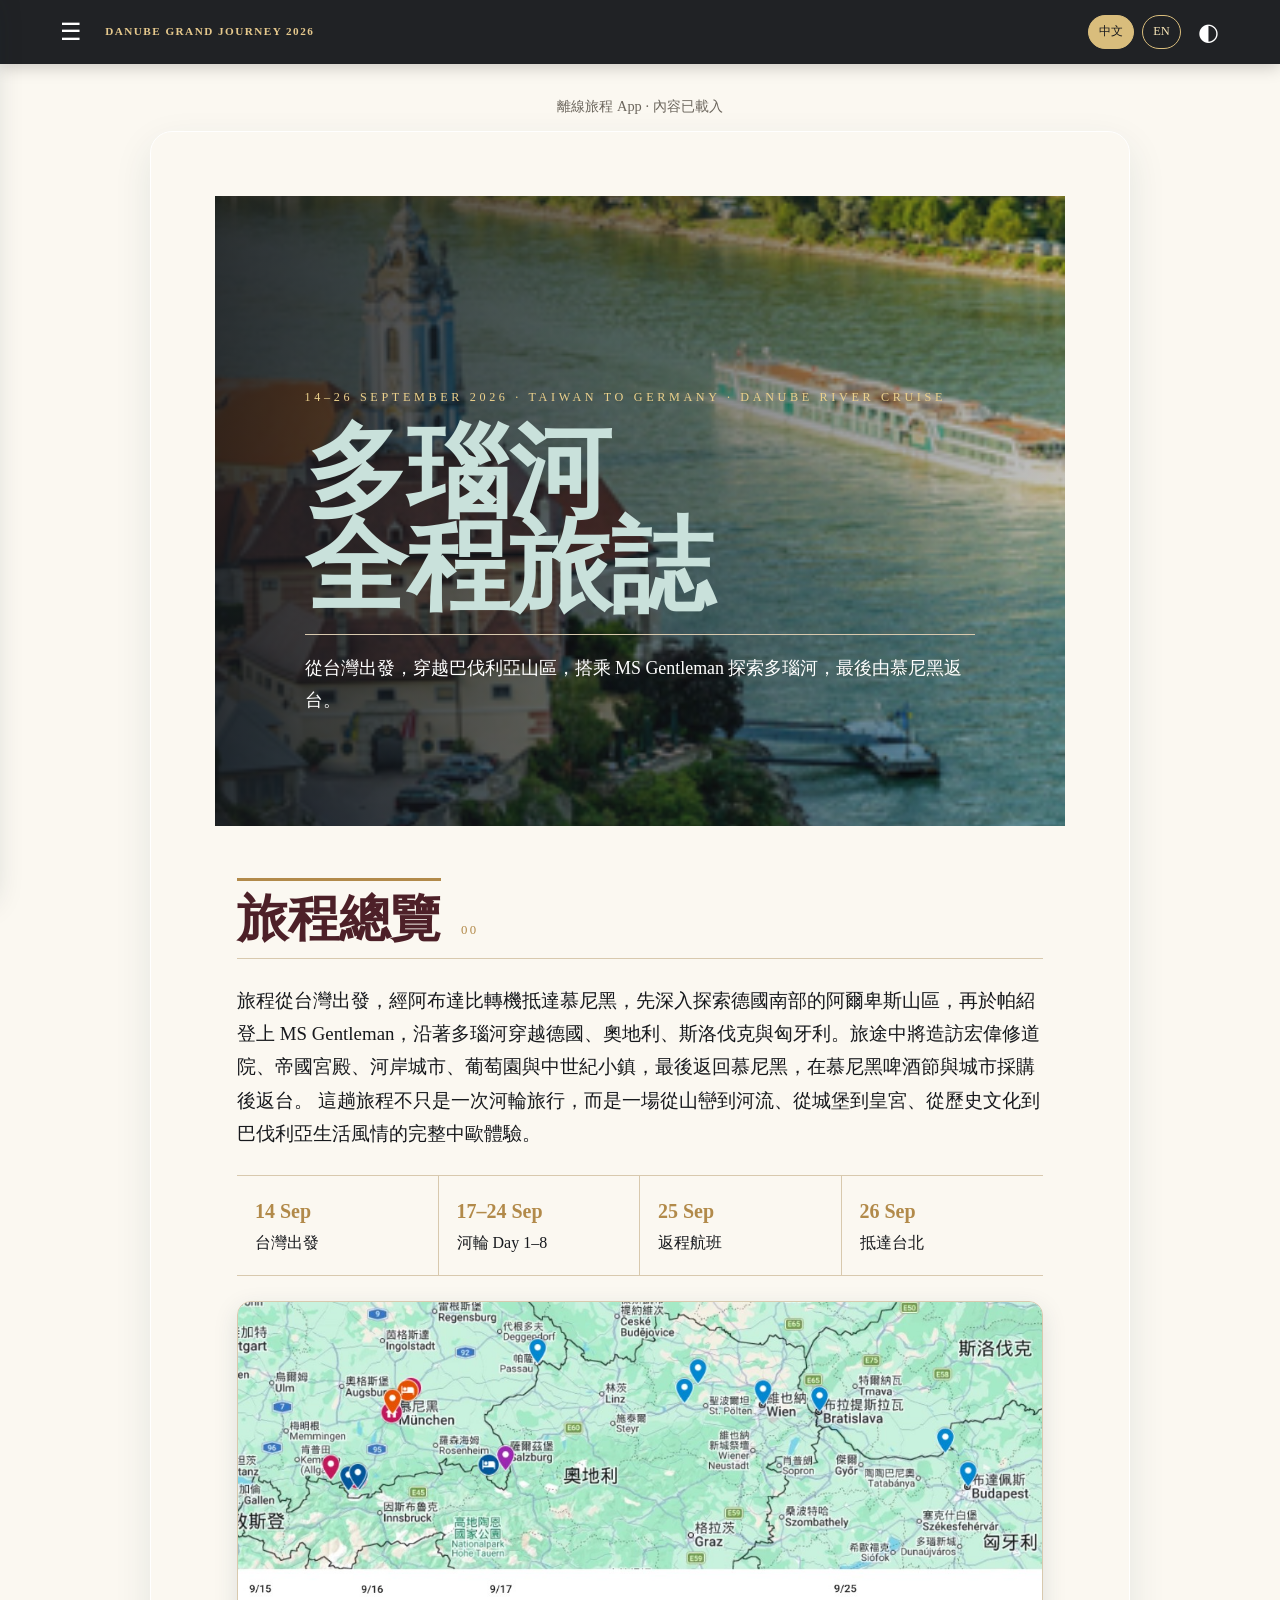
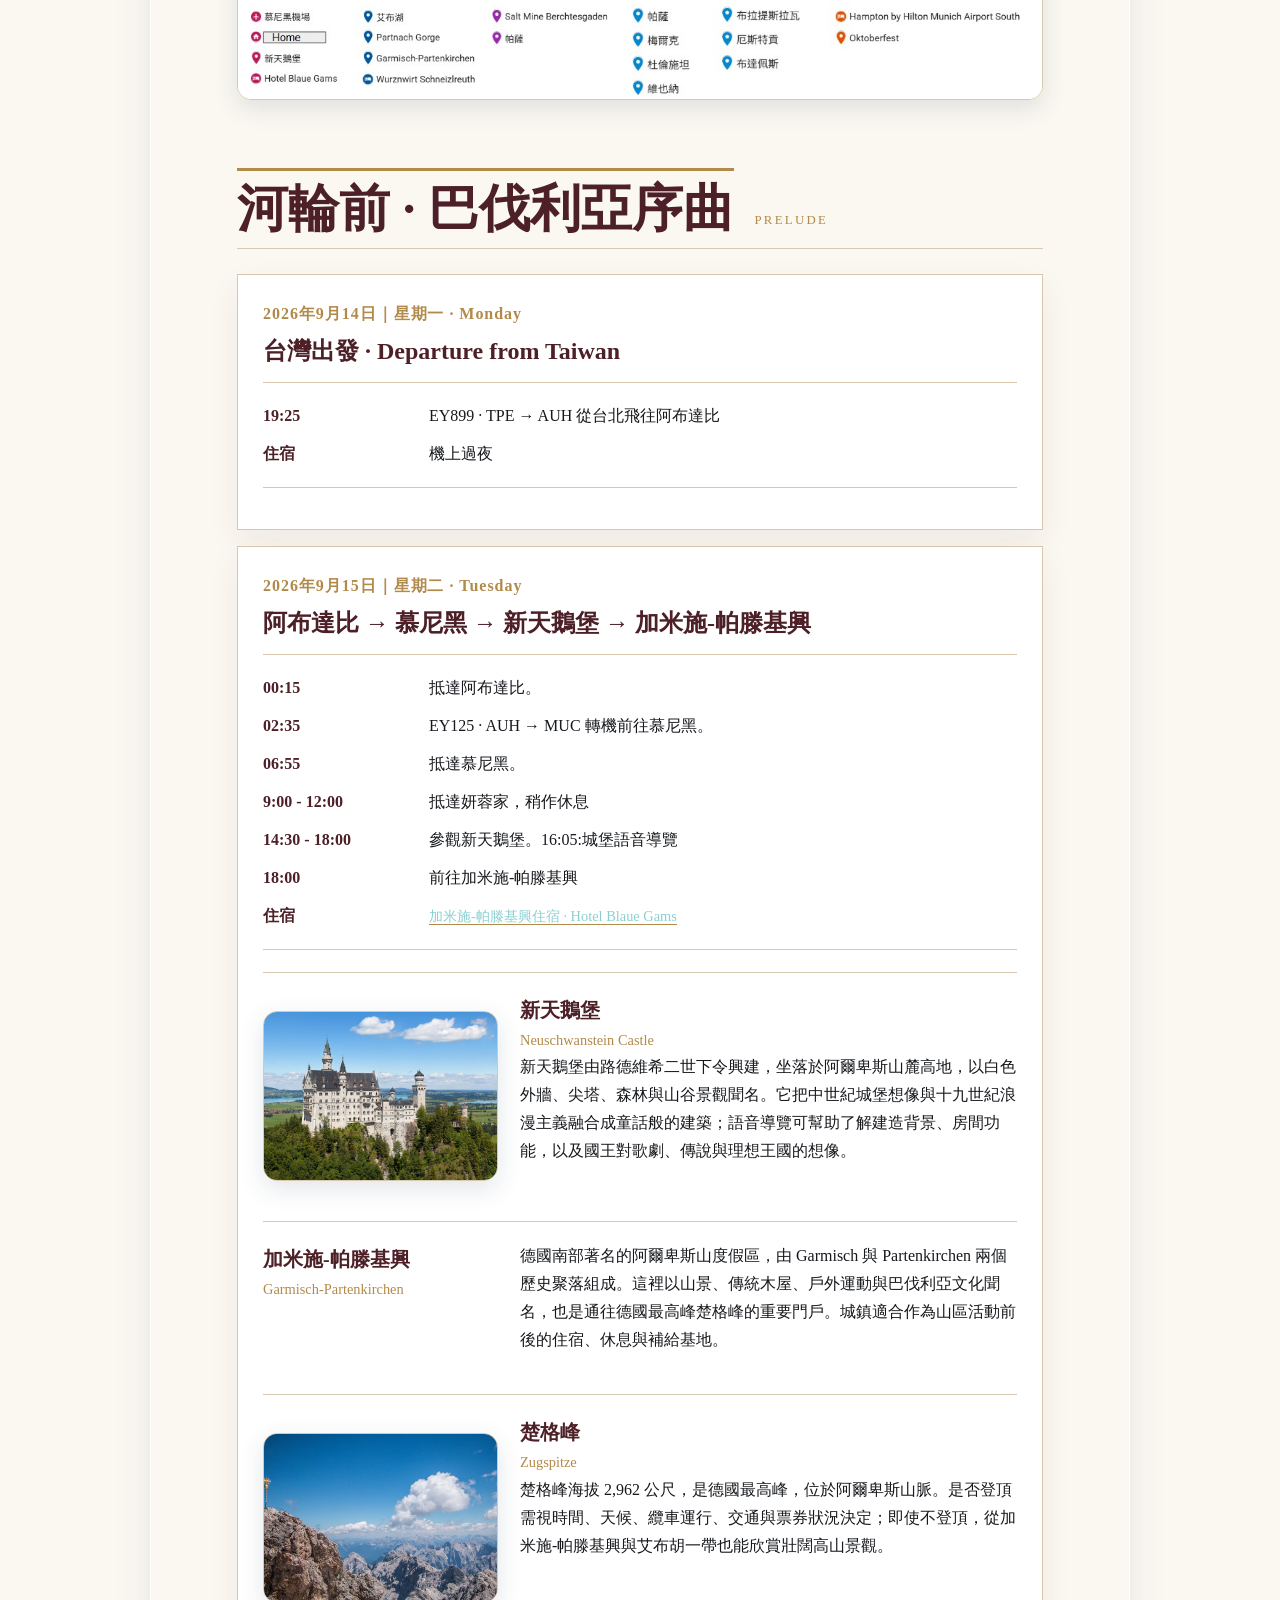
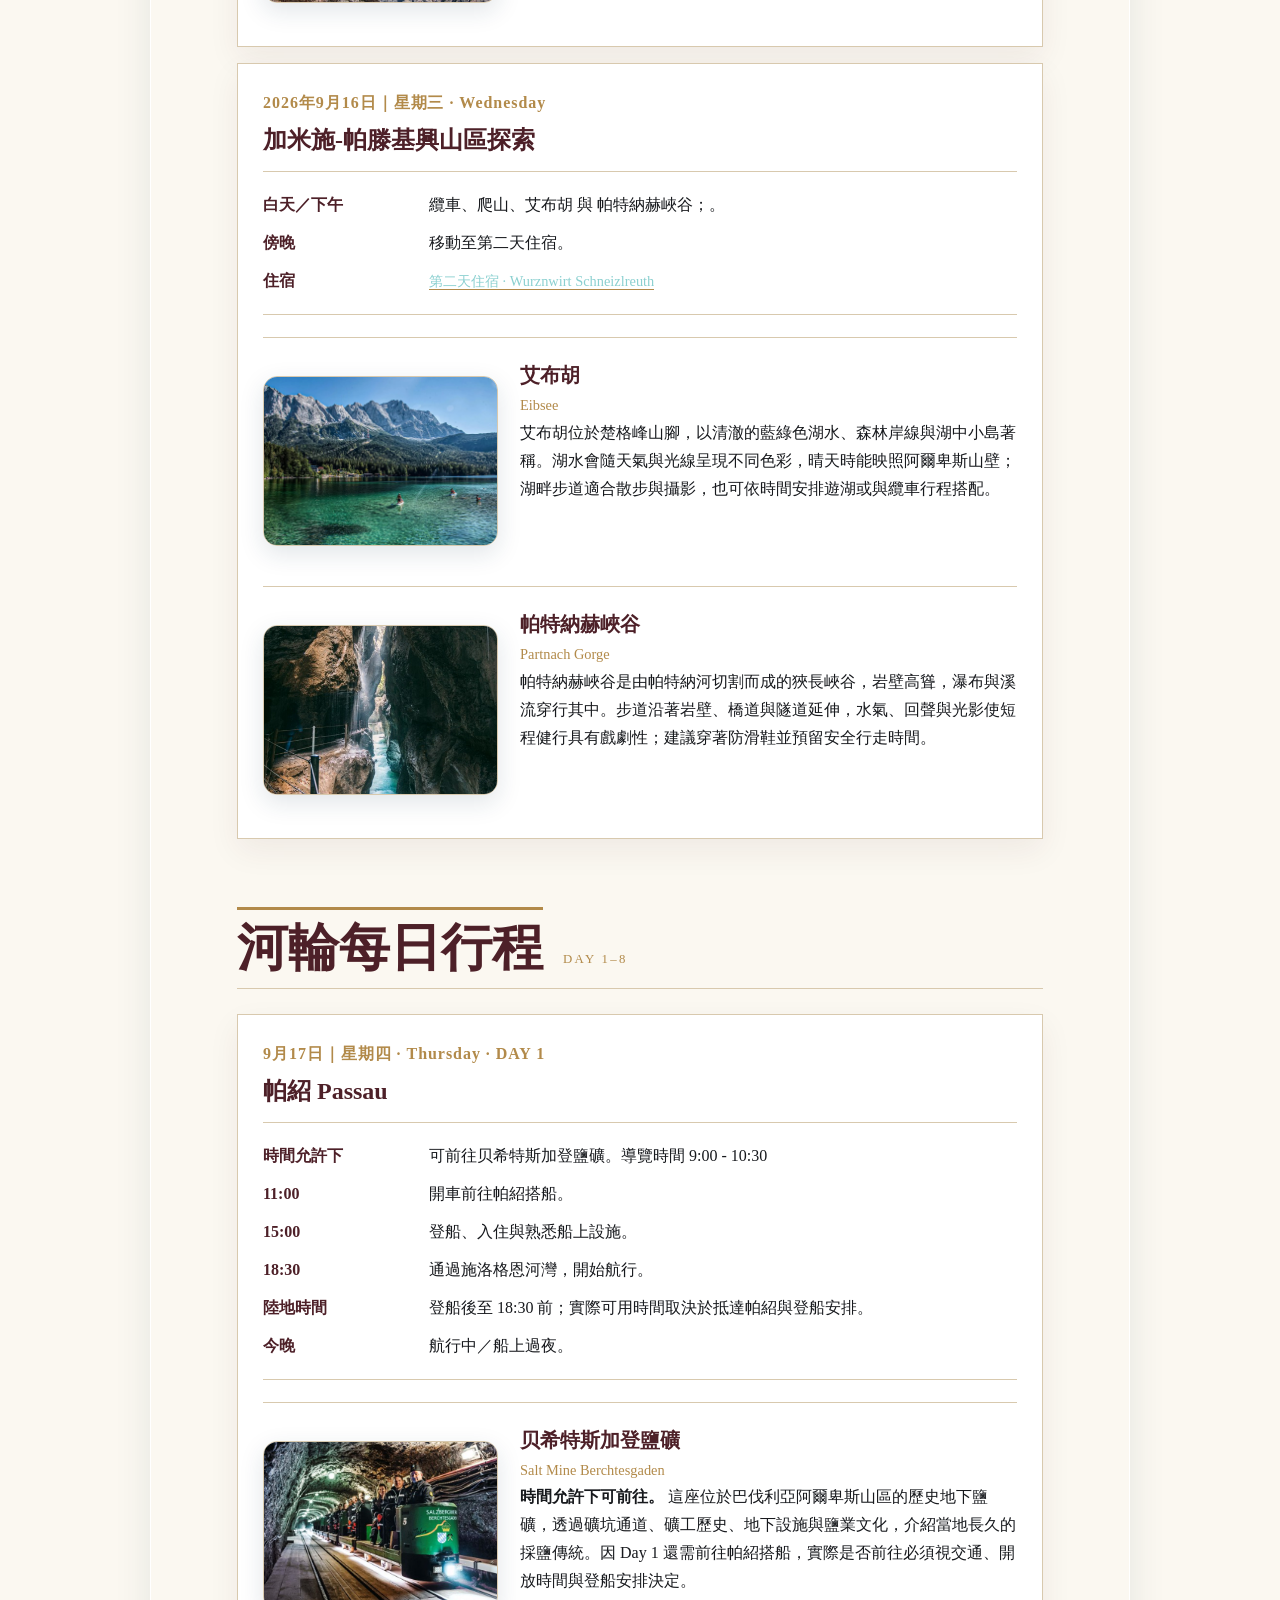
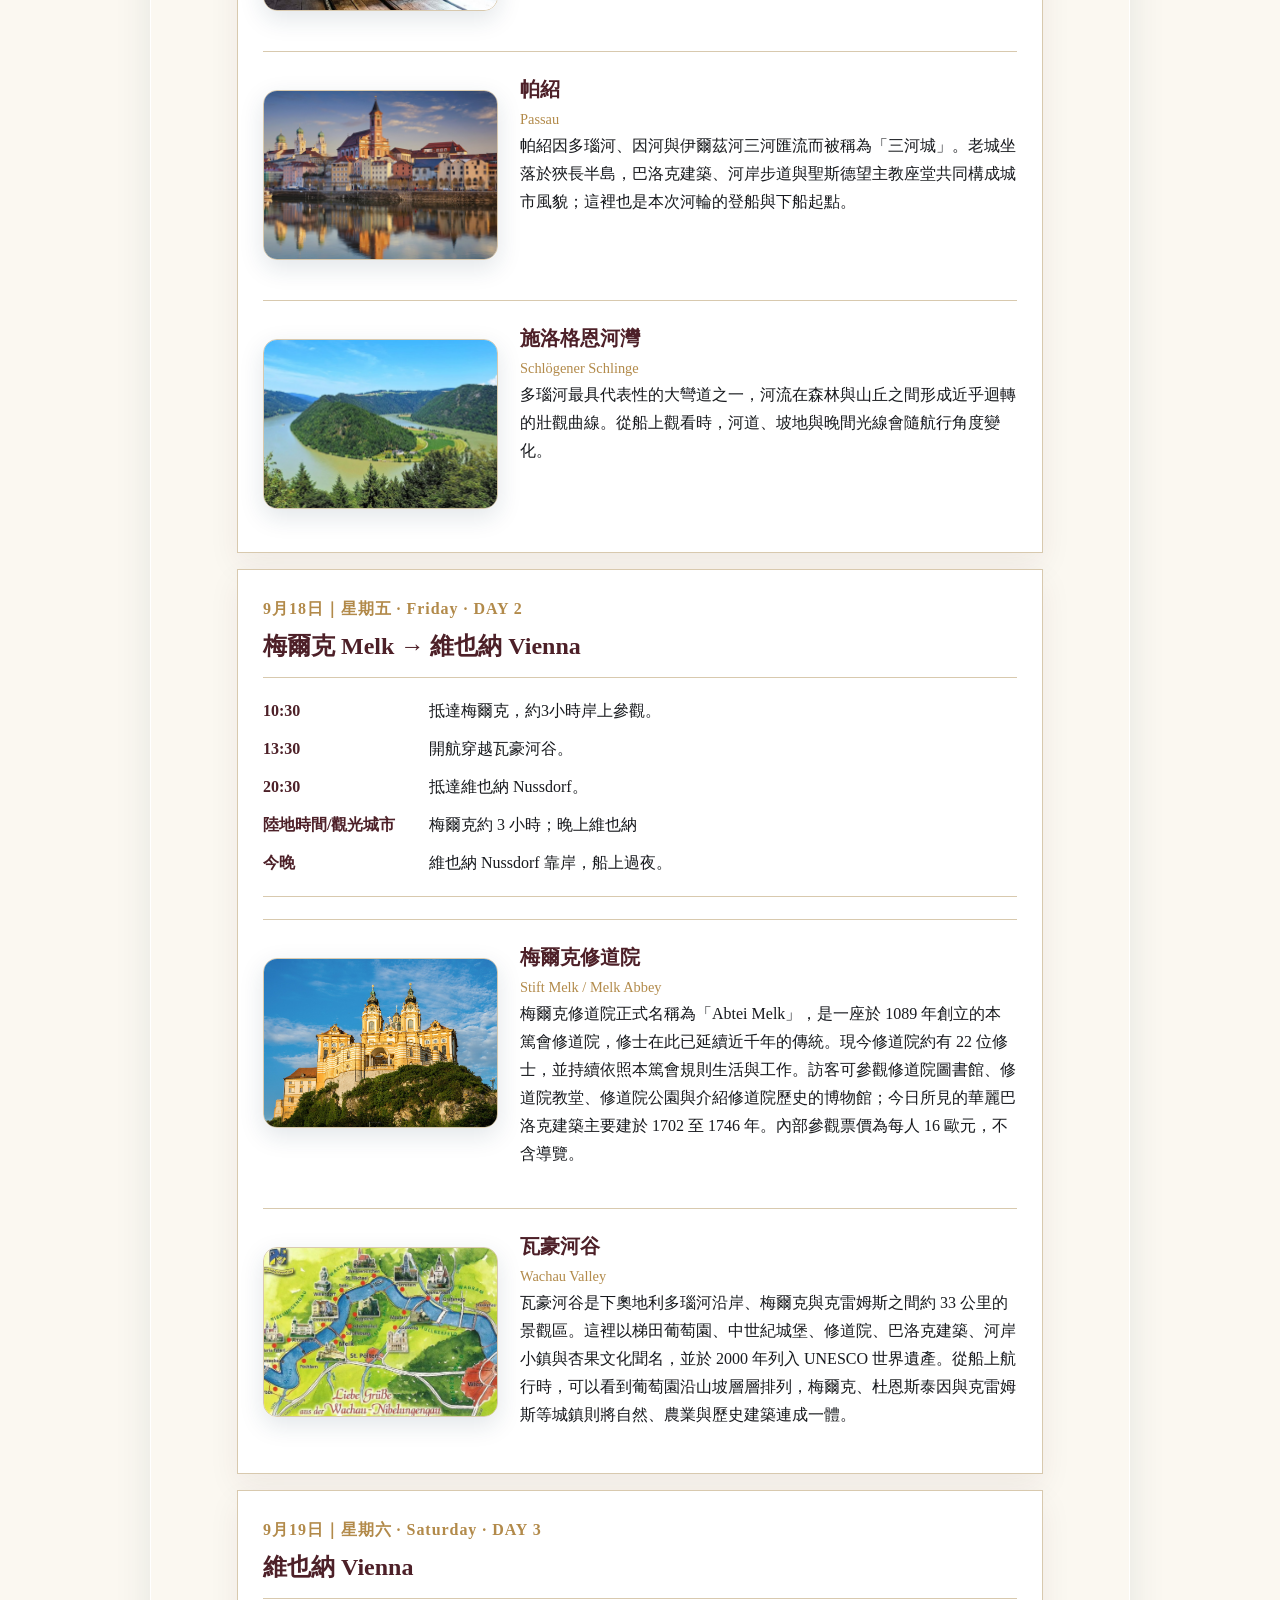
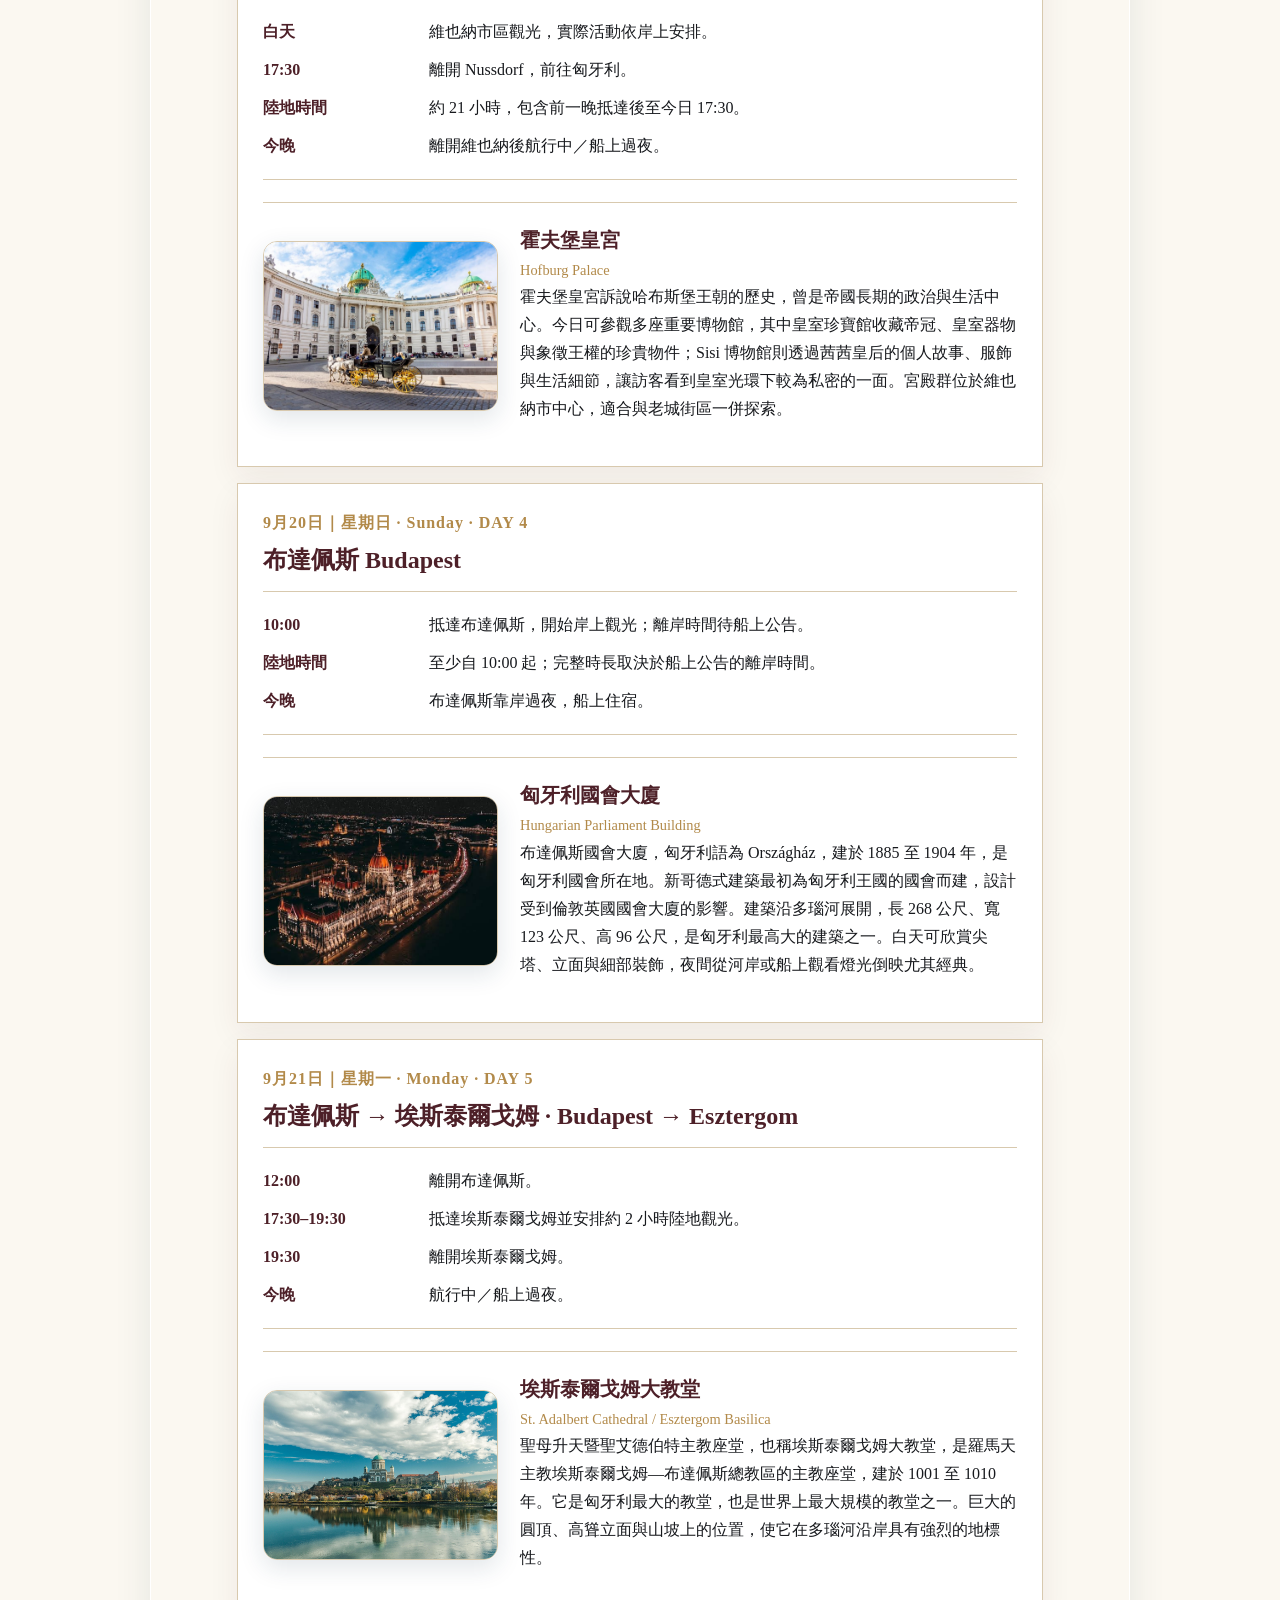
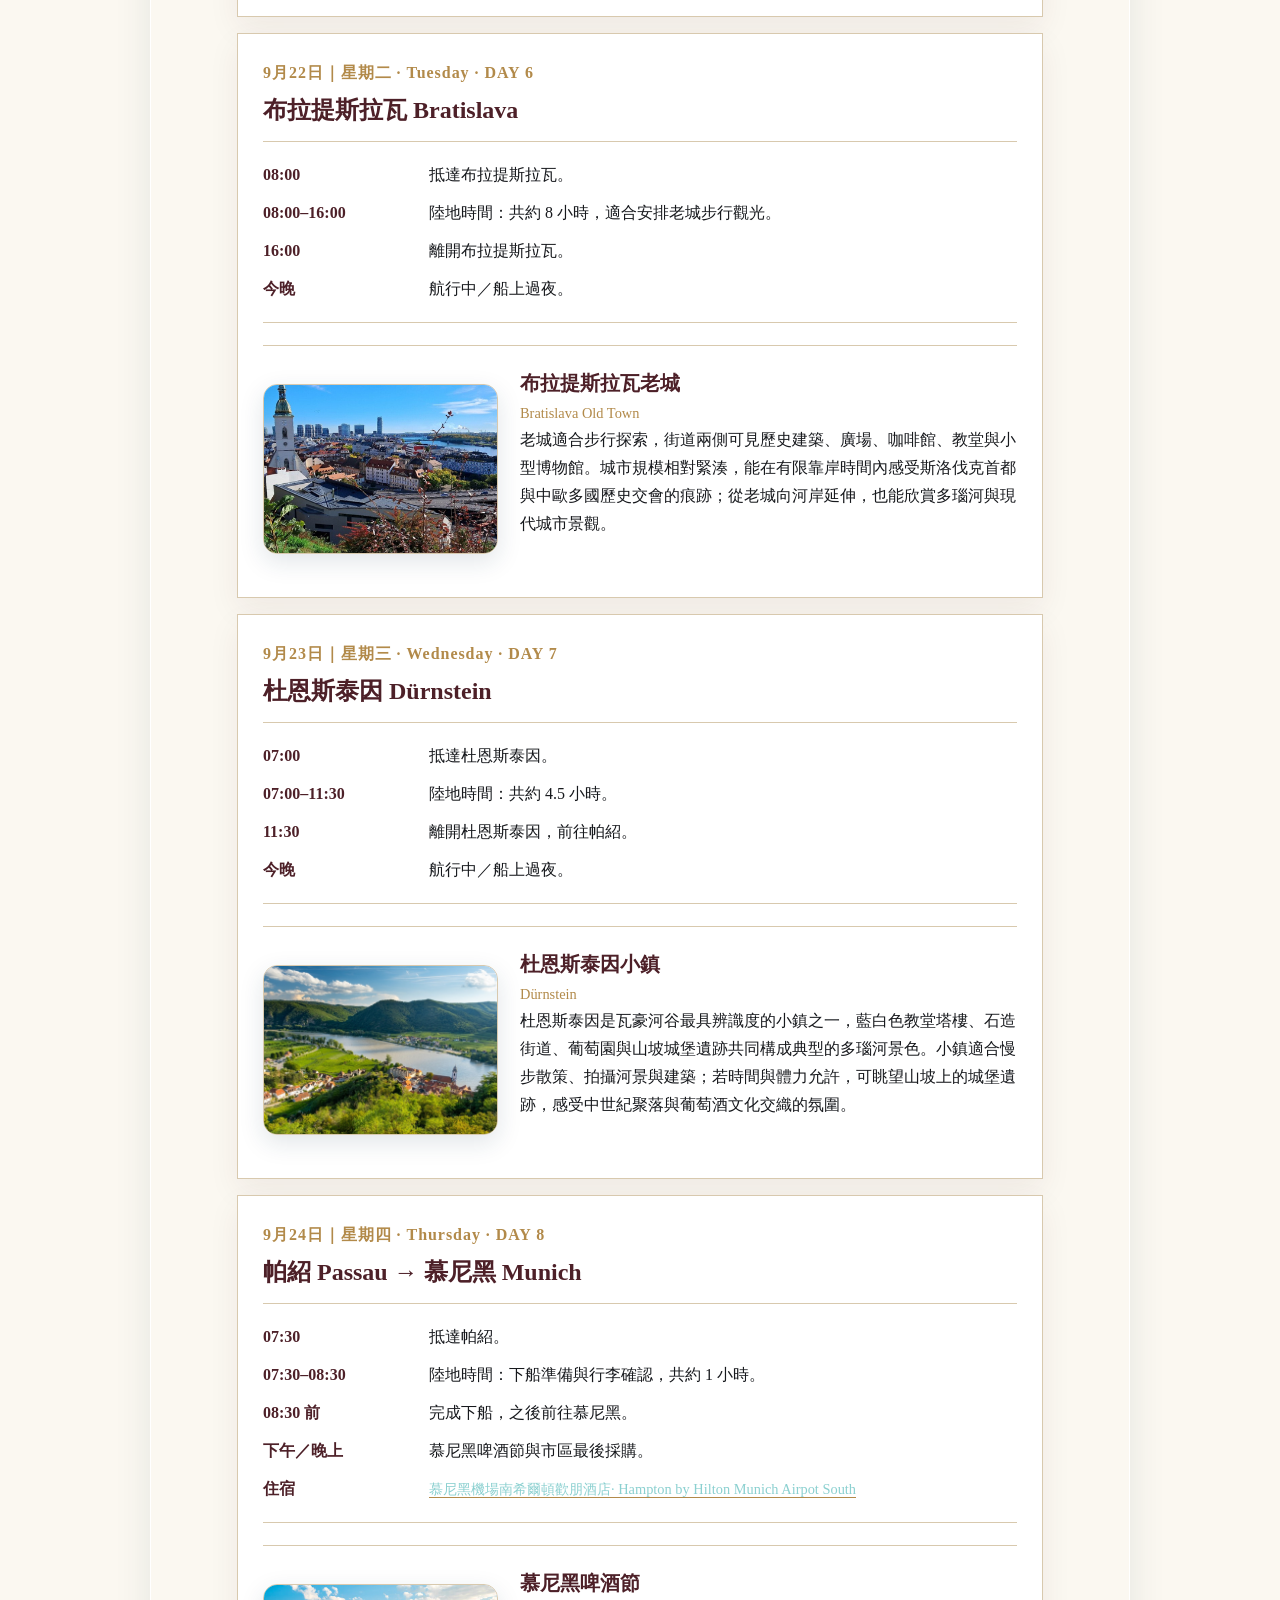
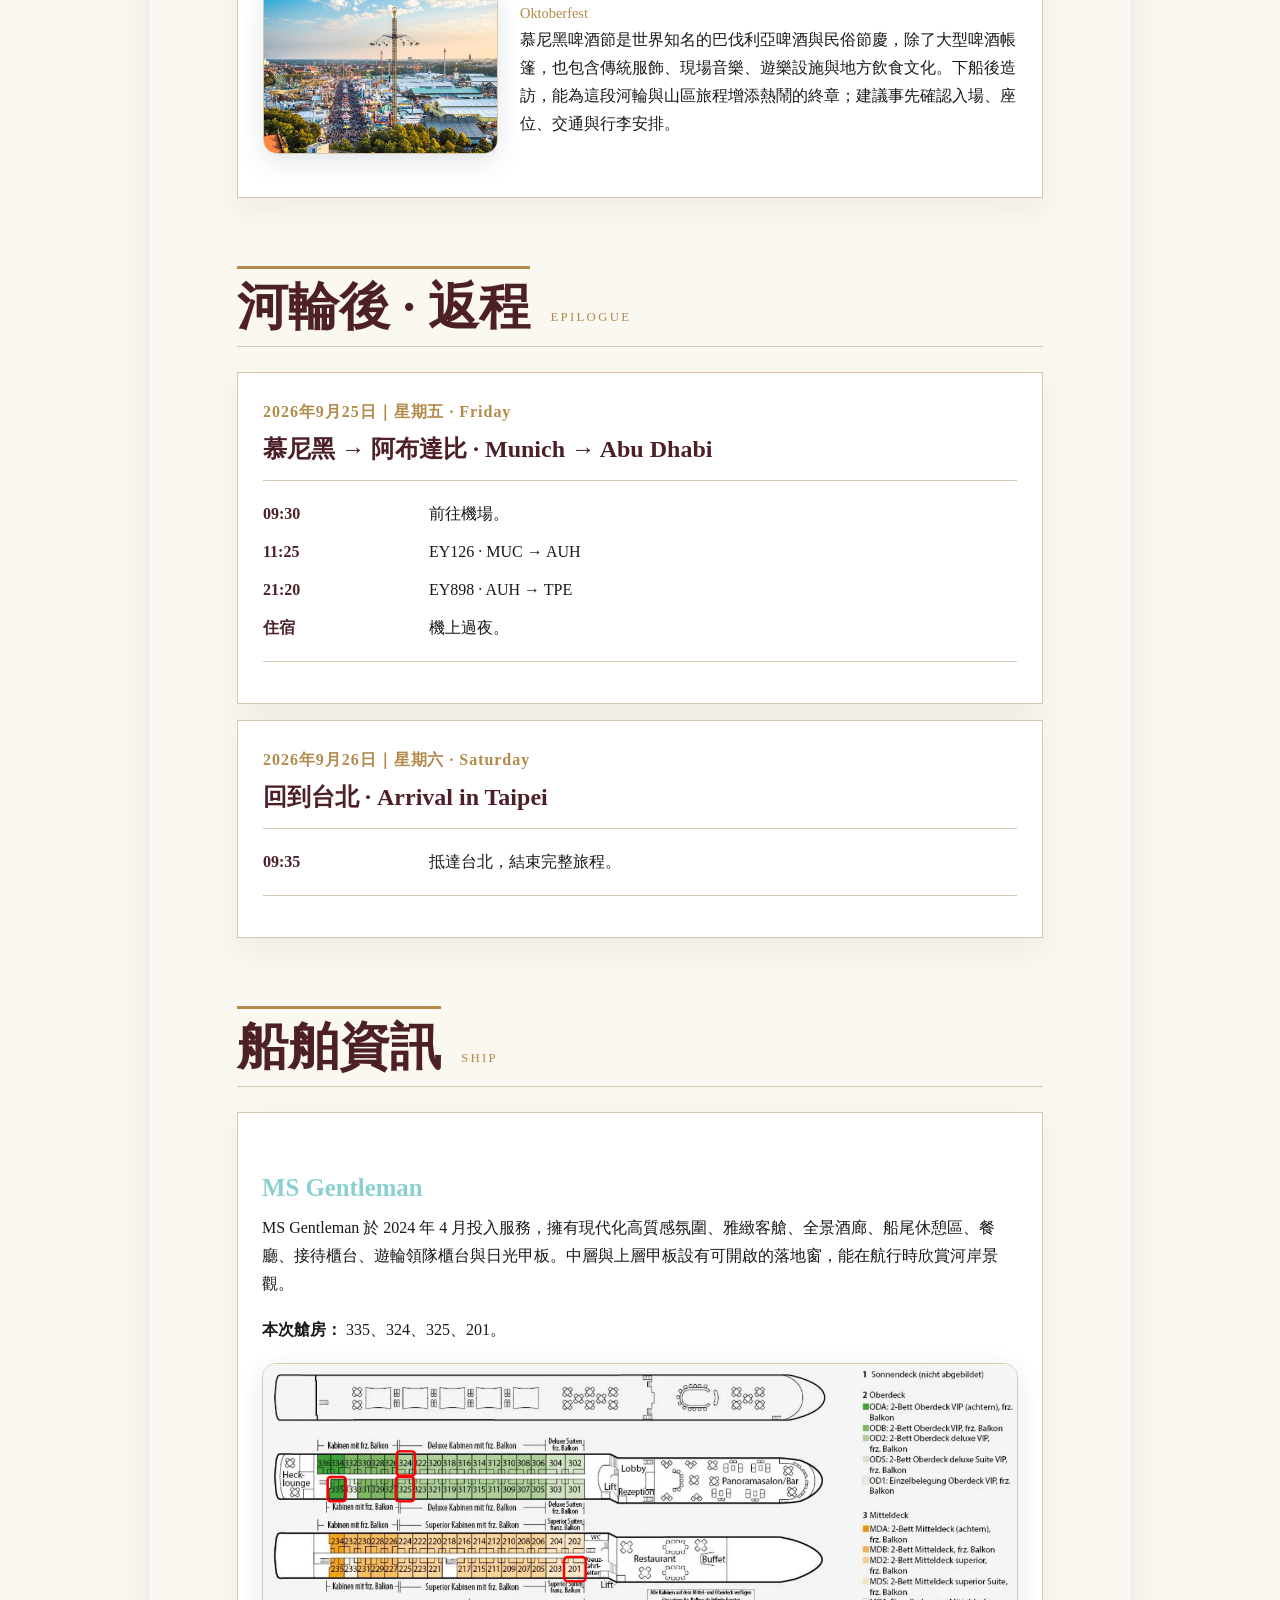
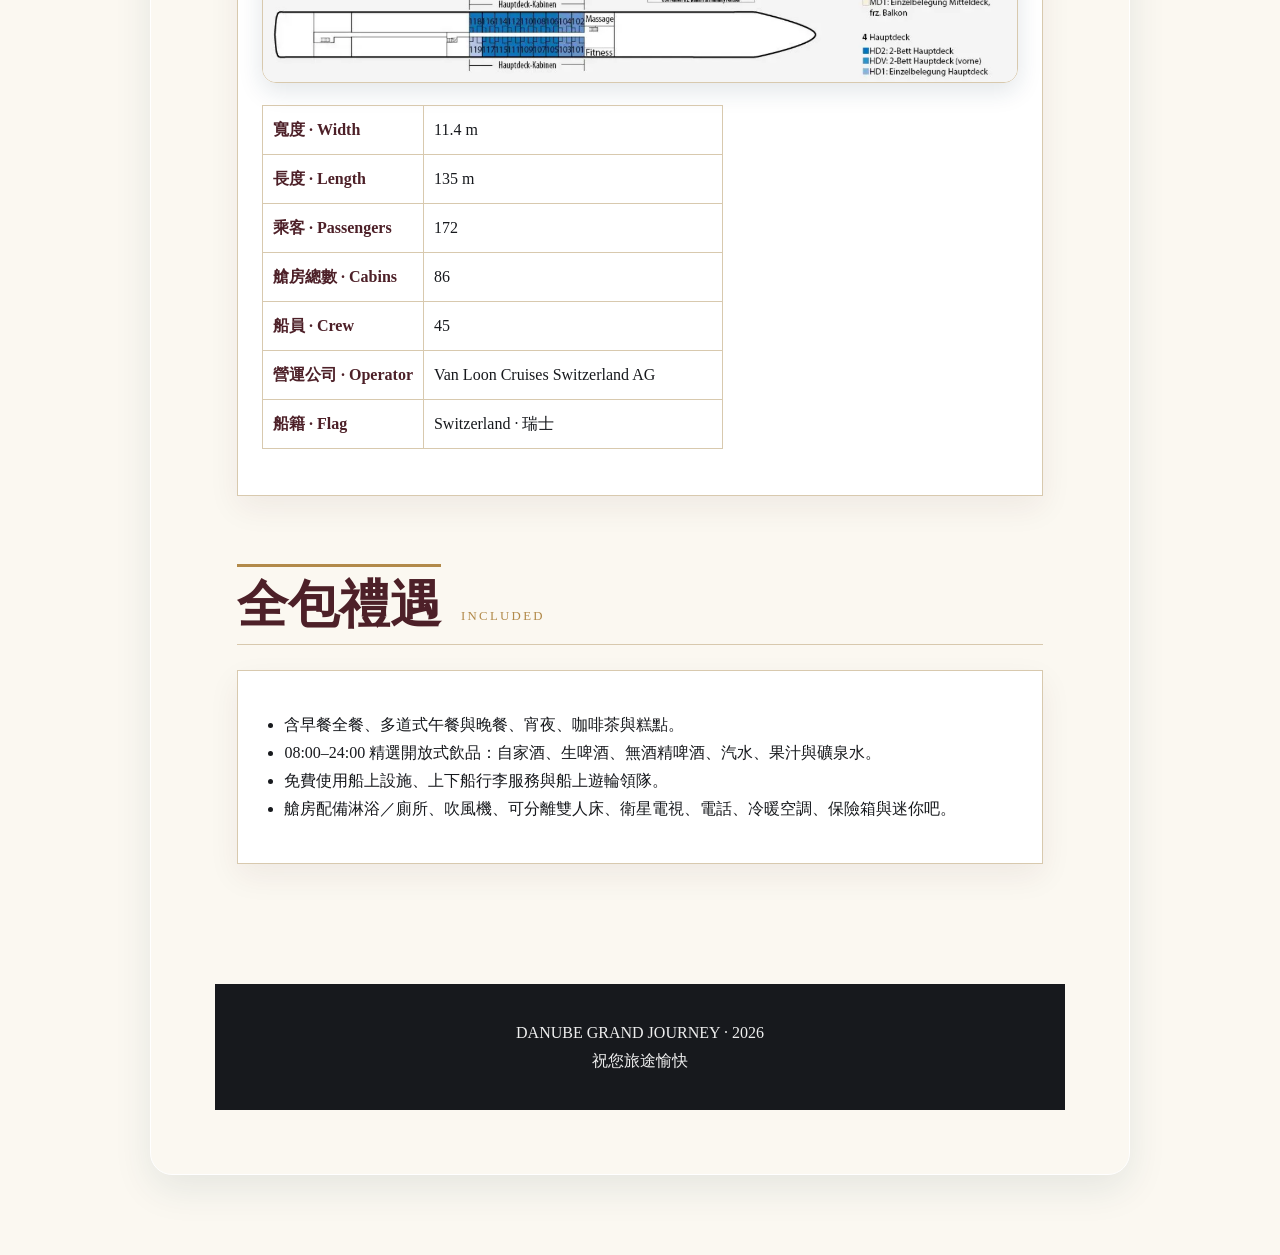
<file: index.html>
<!doctype html>
<html lang="zh-Hant">
<head>
  <meta charset="utf-8">
  <meta name="viewport" content="width=device-width,initial-scale=1,viewport-fit=cover">
  <meta name="theme-color" content="#173b4d">
  <meta name="description" content="Danube Grand Journey — 中歐多瑙河旅程">
  <link rel="manifest" href="manifest.json">
  <link rel="stylesheet" href="styles.css">
  <style>
    #content .hidden { display: none !important; }
    .language-button { border: 1px solid #d9bd7c; border-radius: 99px; padding: 5px 10px; background: transparent; color: #f7e5b7; cursor: pointer; font: inherit; font-size: .78rem; }
    .language-button.active { background: #d9bd7c; color: #17191d; }
  </style>
  <title>Danube Grand Journey</title>
</head>
<body>
  <header class="topbar">
    <button id="menuButton" class="icon-button" aria-label="開啟目錄" aria-controls="sidePanel" aria-expanded="false">☰</button>
    <a class="brand" href="#top">DANUBE GRAND JOURNEY 2026</a>
    <div class="top-actions">
      <button id="zhButton" class="language-button active" type="button">中文</button>
      <button id="enButton" class="language-button" type="button">EN</button>
      <button id="themeButton" class="icon-button" aria-label="切換深色模式">◐</button>
      <button id="installButton" class="install-button" hidden>安裝 App</button>
    </div>
  </header>
  <div id="backdrop" class="backdrop" hidden></div>
  <aside id="sidePanel" class="side-panel" aria-label="旅程選單">
    <div class="panel-heading"><span>旅程選單</span><button id="closeButton" class="icon-button" aria-label="關閉選單">×</button></div>
    <nav class="toc" aria-label="主要旅程章節">
      <div class="menu-group-title">Journey Sections</div>
      <a href="#overview">旅程總覽 Overview</a><a href="#before">河輪前 Before Cruise</a><a href="#cruise">河輪每日行程 Cruises</a><a href="#ship">船舶資訊 Ship</a><a href="#after">河輪後 After Cruises</a>
      <div class="menu-group-title">跳至日期 Jump to date</div>
      <a class="level-3" href="#d14">14 Sep</a><a class="level-3" href="#d15">15 Sep</a><a class="level-3" href="#d16">16 Sep</a><a class="level-3" href="#d17">17 Sep · Day 1</a><a class="level-3" href="#d18">18 Sep · Day 2</a><a class="level-3" href="#d19">19 Sep · Day 3</a><a class="level-3" href="#d20">20 Sep · Day 4</a><a class="level-3" href="#d21">21 Sep · Day 5</a><a class="level-3" href="#d22">22 Sep · Day 6</a><a class="level-3" href="#d23">23 Sep · Day 7</a><a class="level-3" href="#d24">24 Sep · Day 8</a><a class="level-3" href="#d25">25 Sep</a><a class="level-3" href="#d26">26 Sep</a>
    </nav>
  </aside>
  <main id="top" class="page-shell">
    <div id="status" class="status">正在載入旅程內容…</div>
    <article id="content" class="content" aria-live="polite"></article>
    <div id="error" class="error" hidden><h1>內容尚未載入</h1><p>請確認 <code>danube_grand_journey.html</code> 與本頁位於同一個 GitHub Pages 資料夾。</p></div>
  </main>
  <button id="toTop" class="to-top" aria-label="回到頂部" hidden>↑</button>
  <script src="app.js" defer></script>
</body>
</html>
</file>
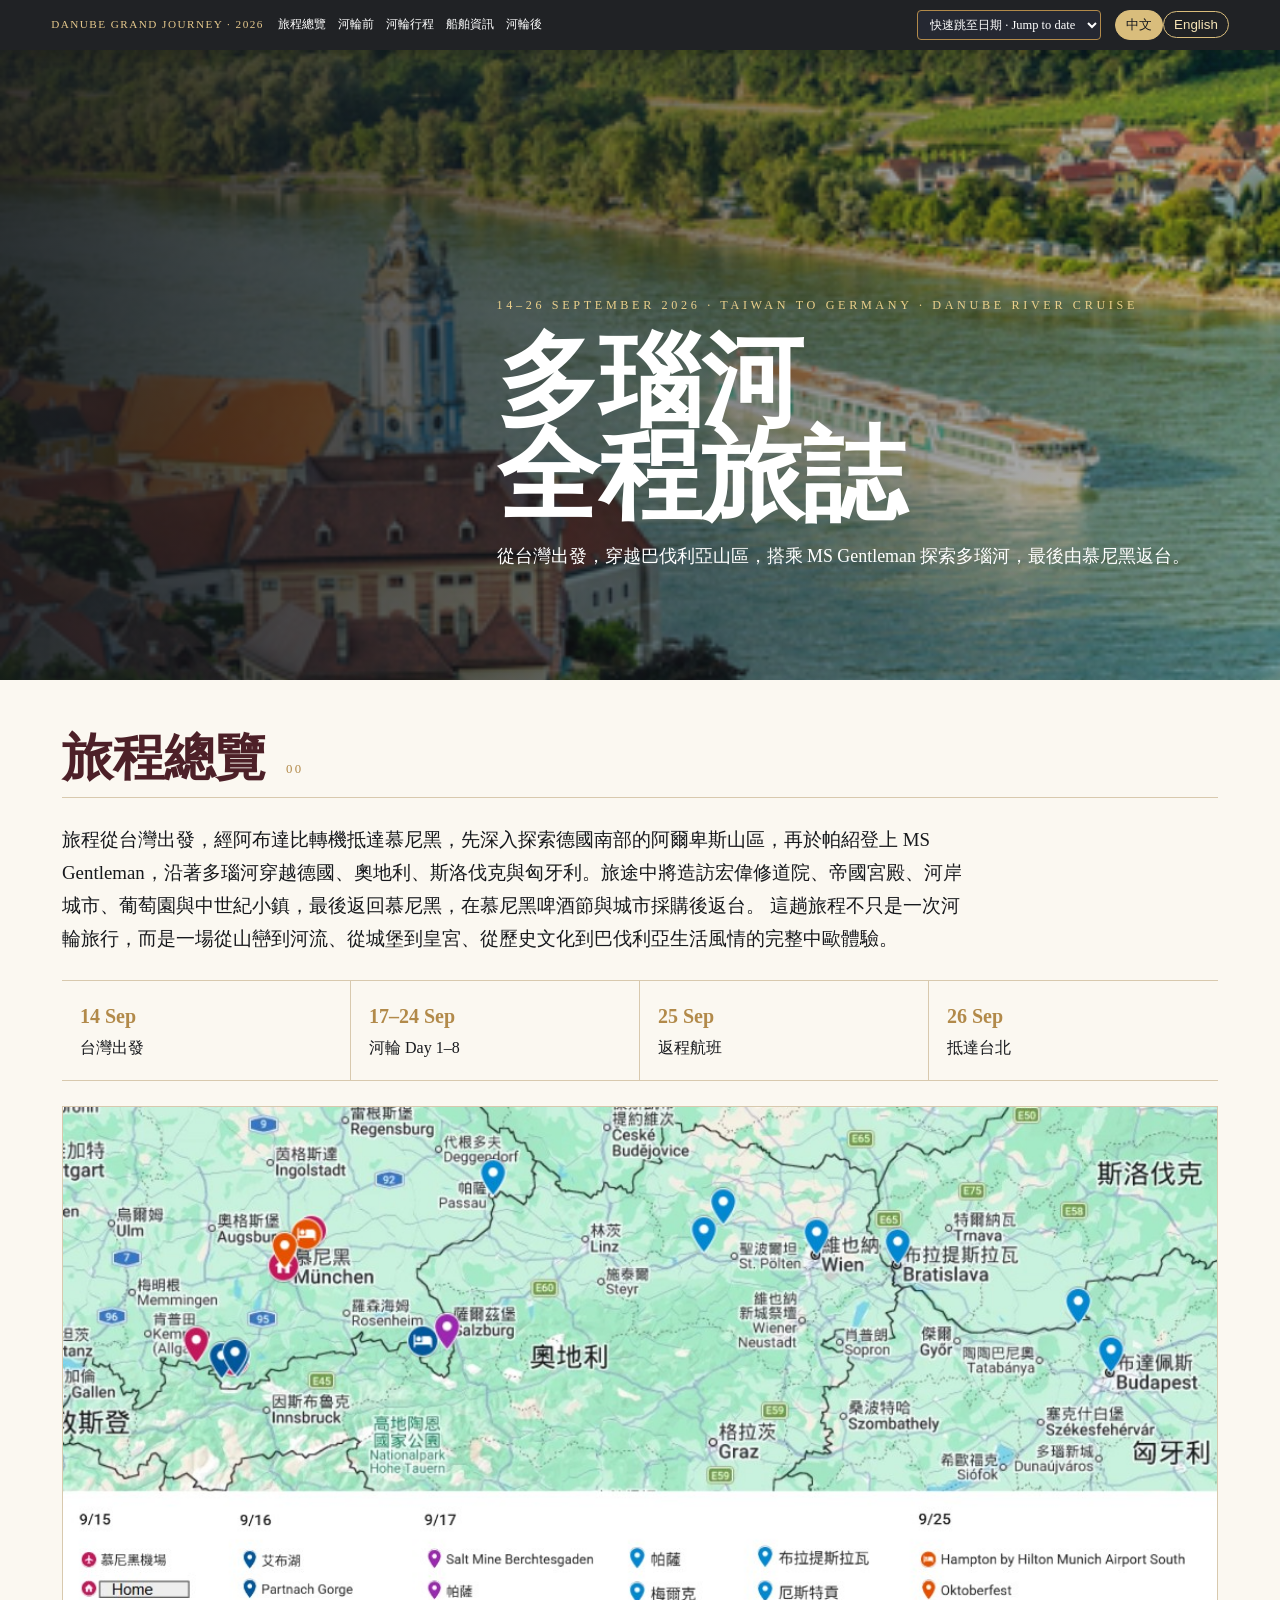
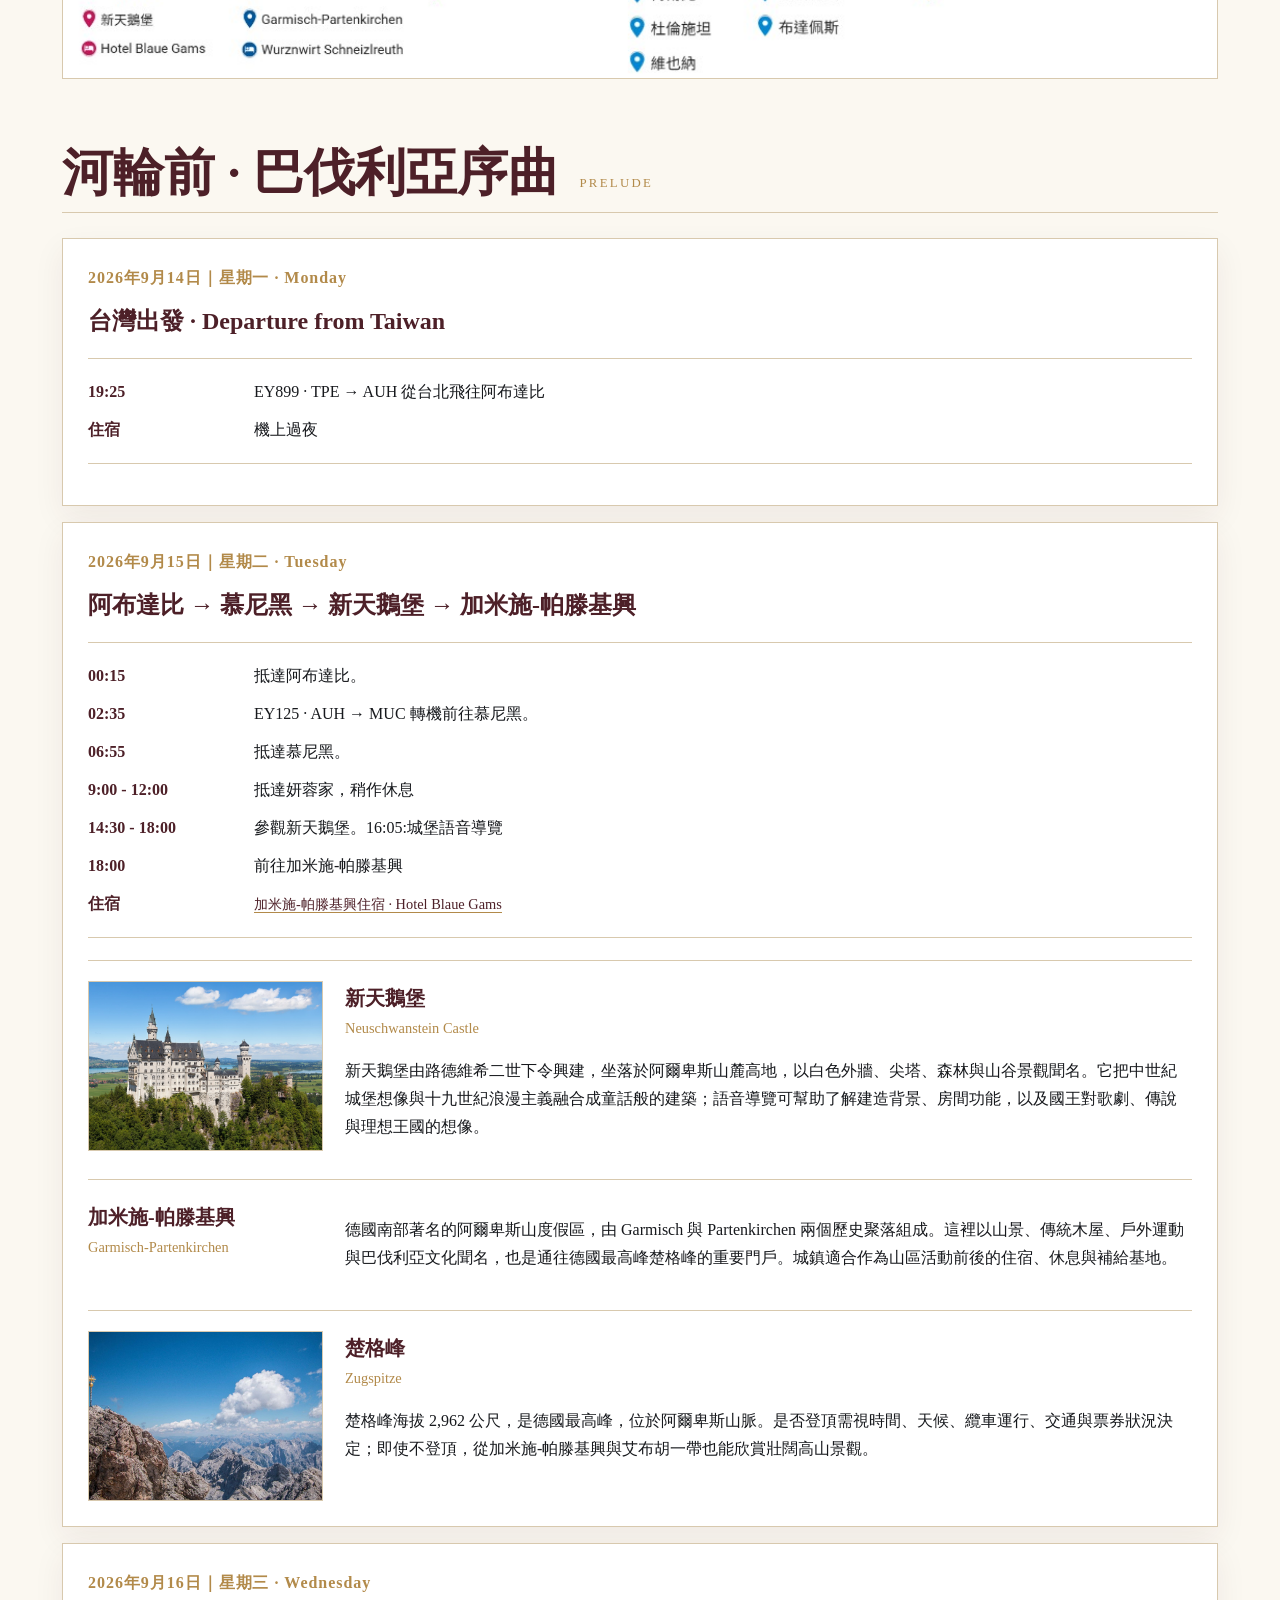
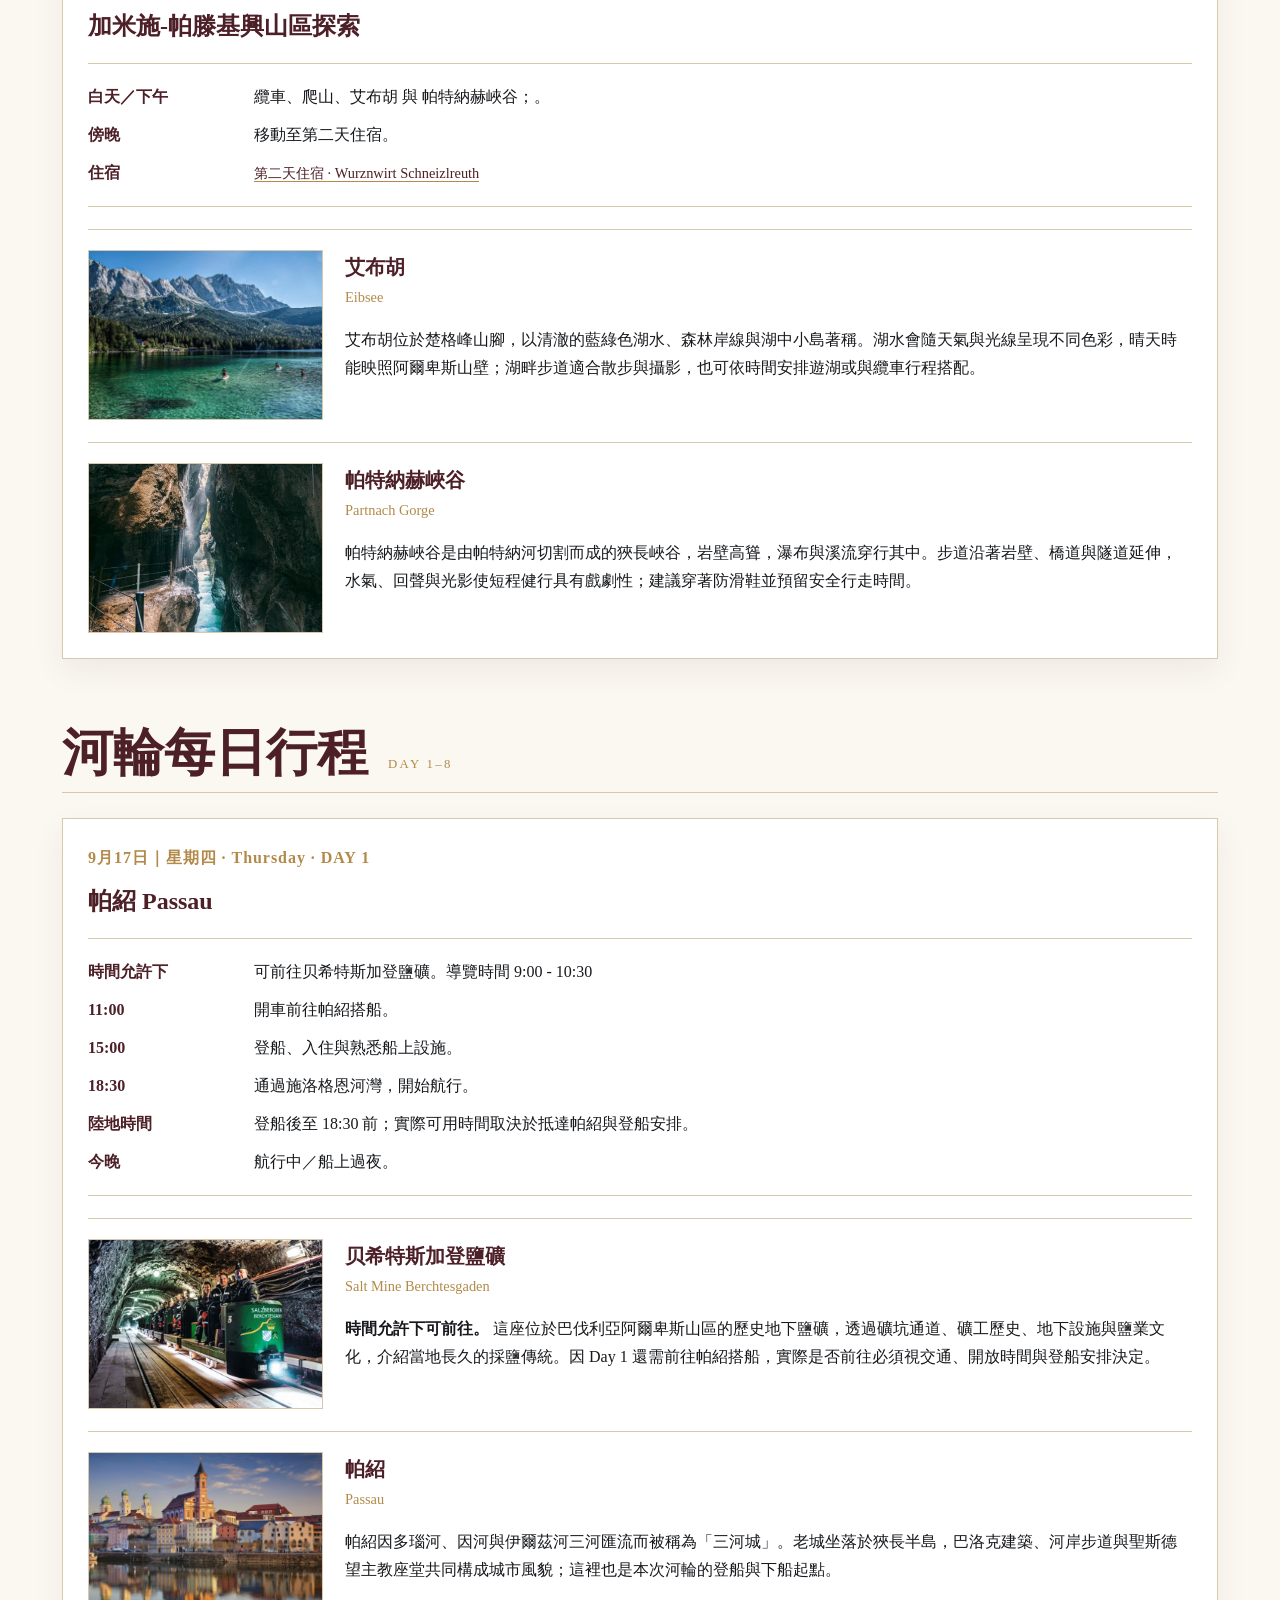
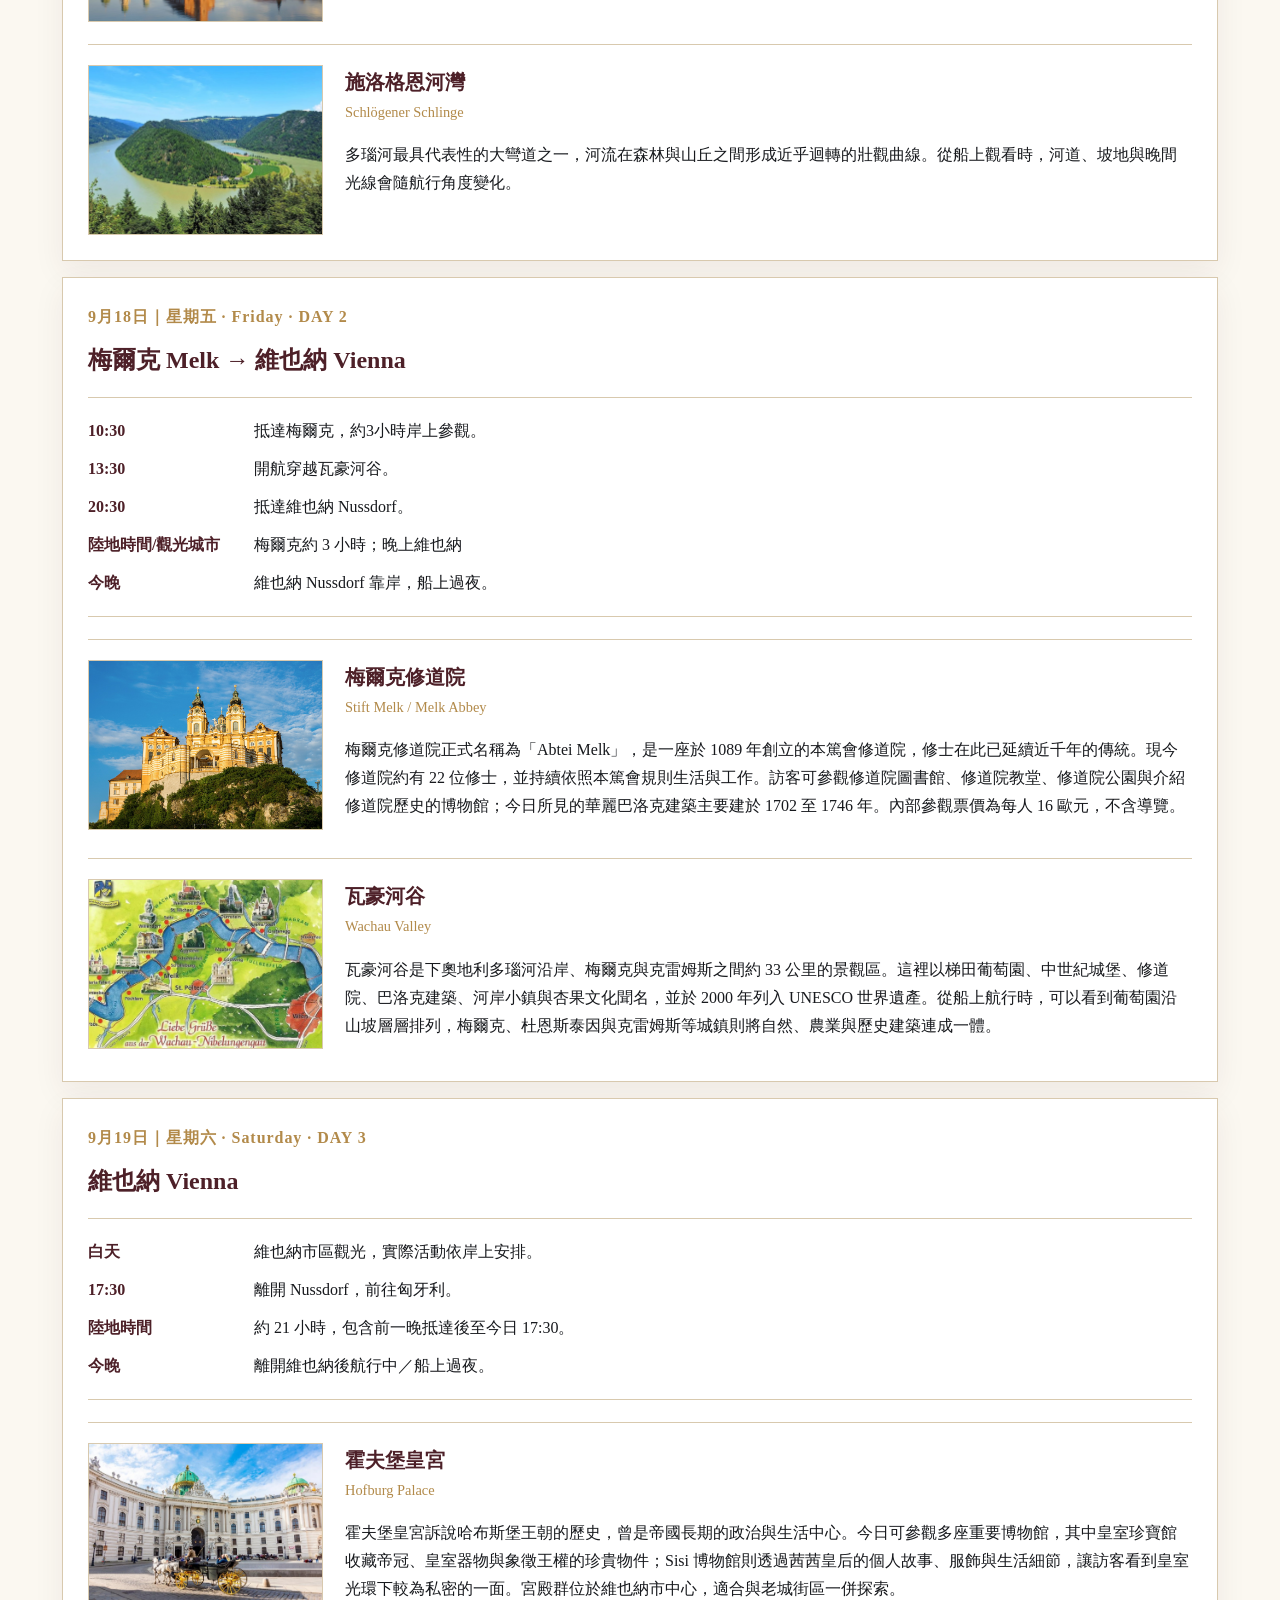
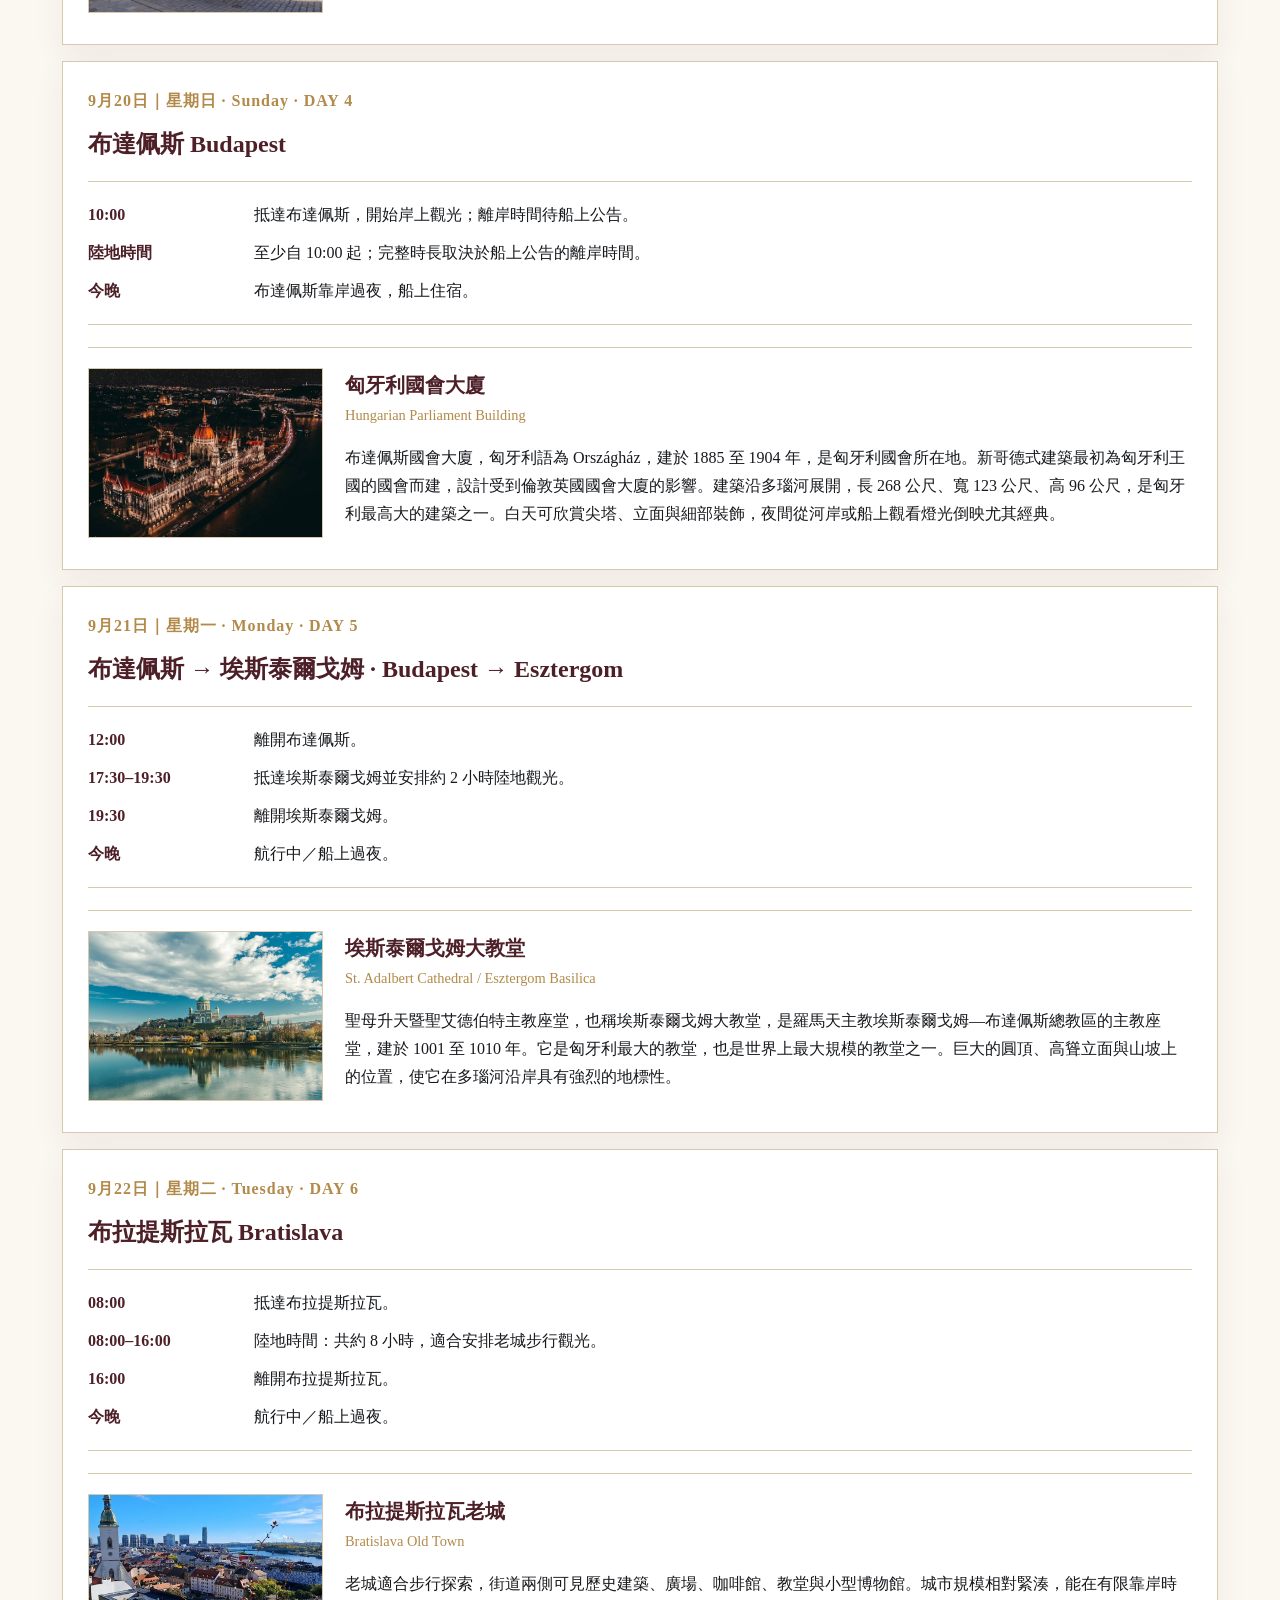
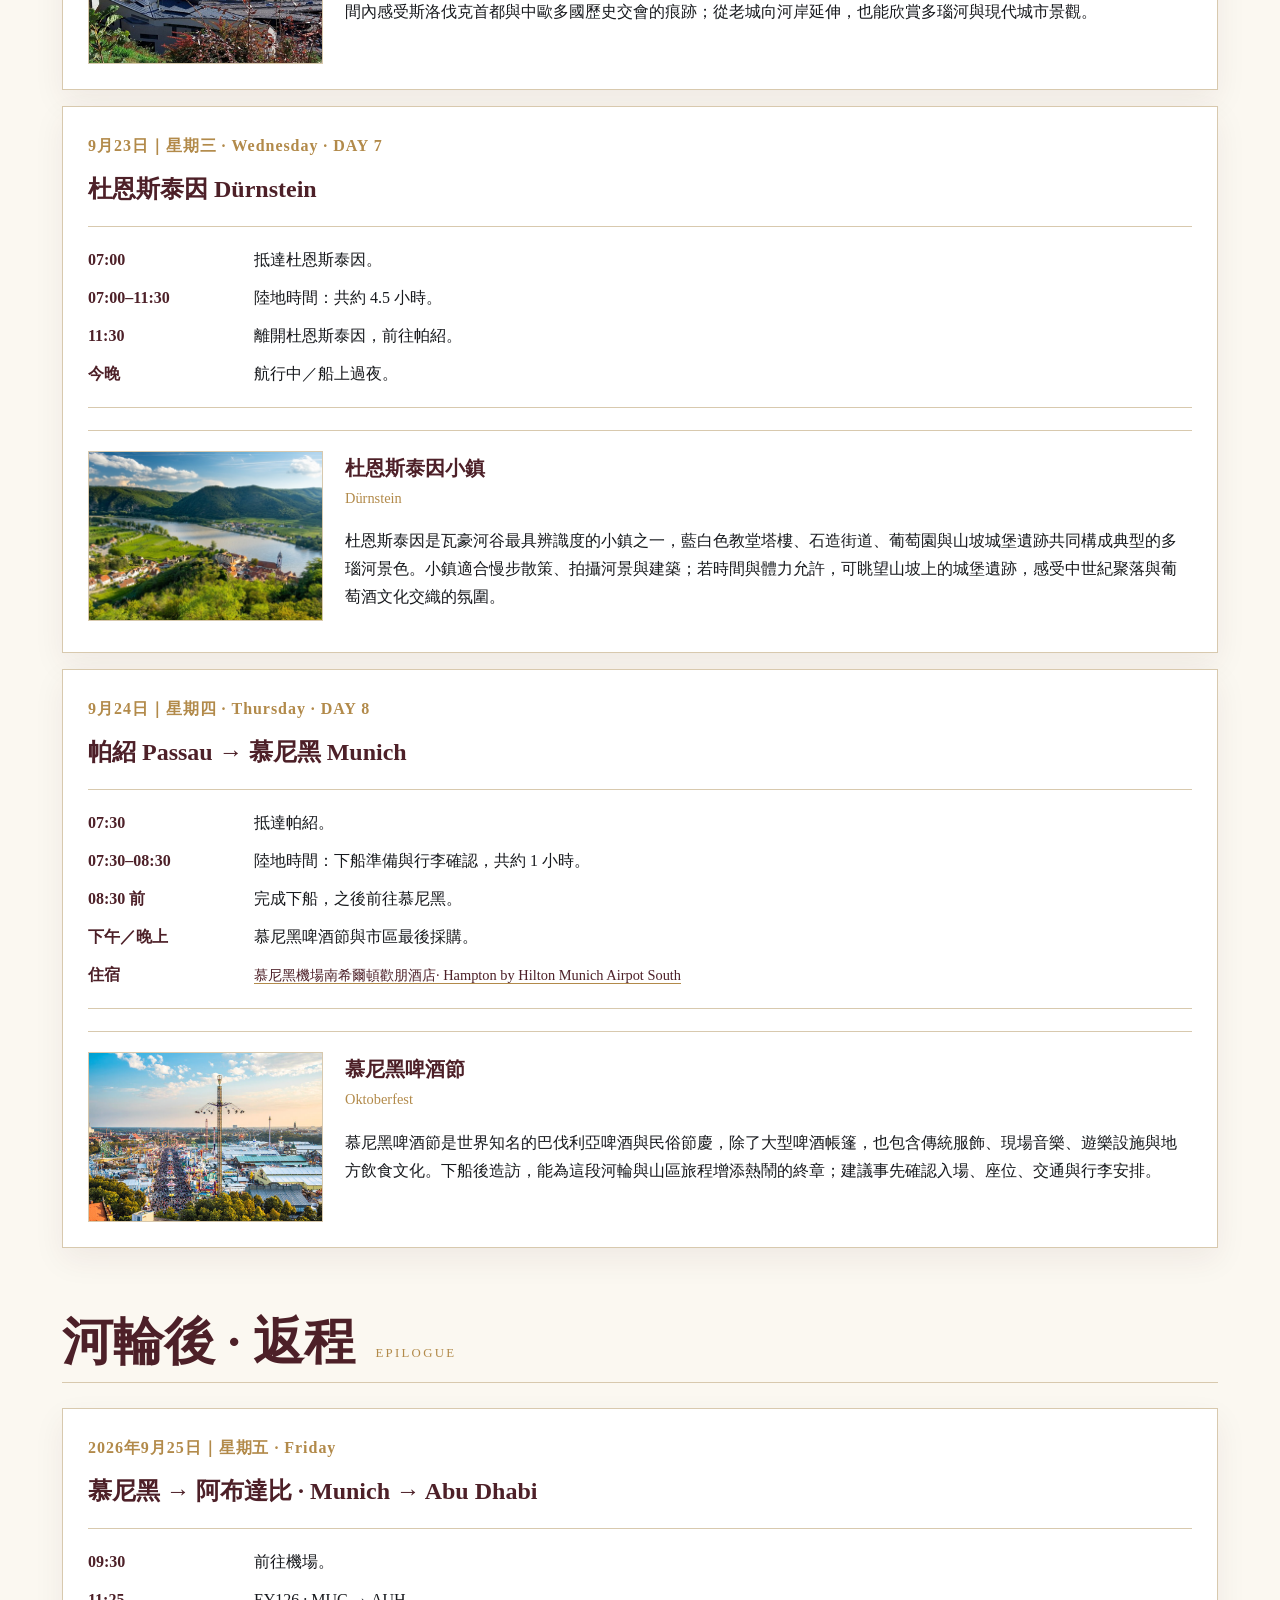
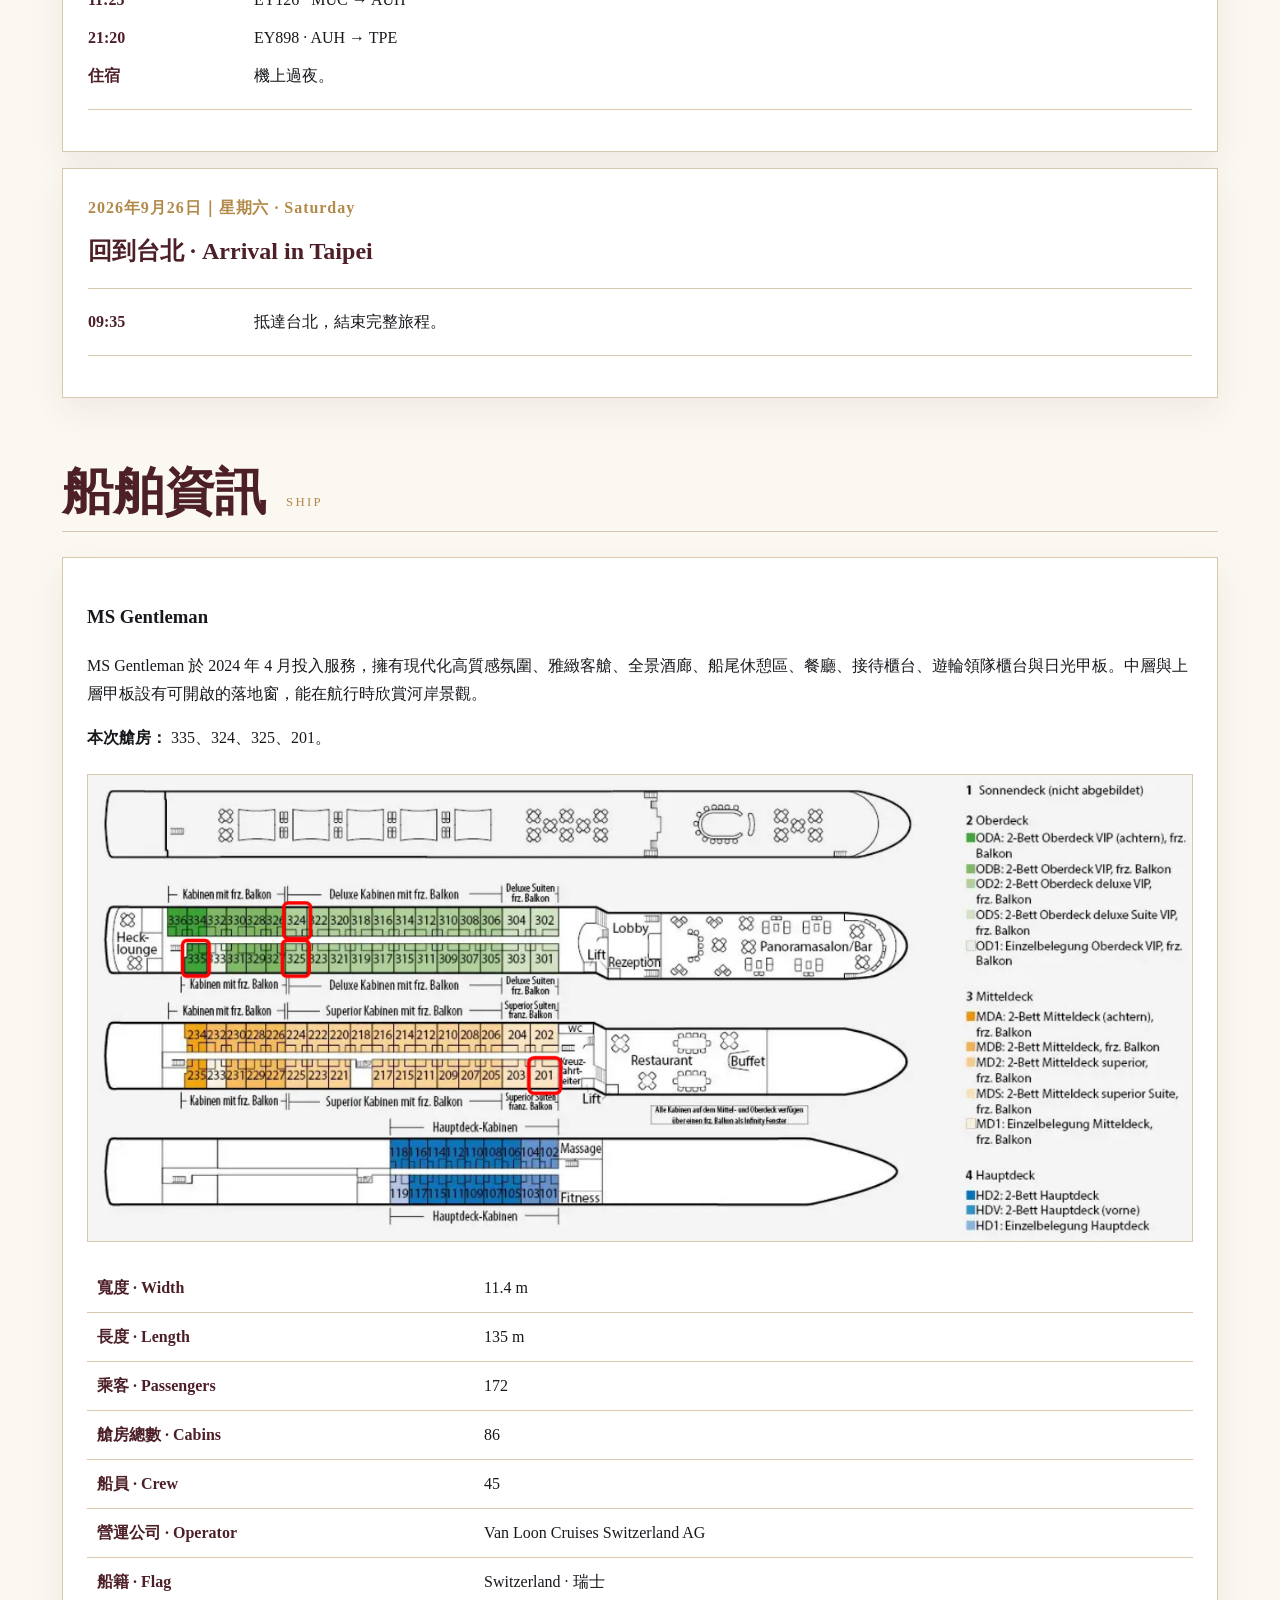
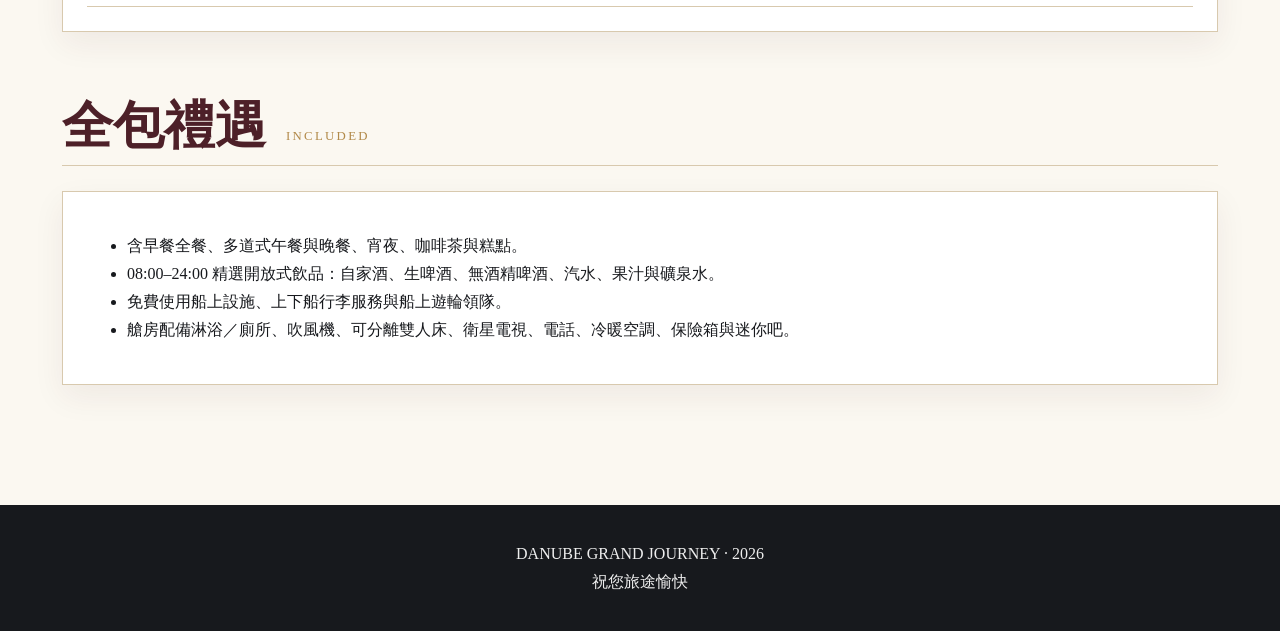
<file: danube_grand_journey.html>
<!doctype html>
<html lang="zh-Hant">

<head>
    <meta charset="utf-8">
    <meta name="viewport" content="width=device-width,initial-scale=1">
    <title>Danube Grand Journey · Professional Itinerary</title>
    <style>
        :root {
            --ink: #17191d;
            --paper: #fbf8f1;
            --gold: #b28a4a;
            --wine: #4d2028;
            --line: #d8c9ae;
            --muted: #6c665d
        }

        * {
            box-sizing: border-box
        }

        html {
            scroll-behavior: smooth
        }

        body {
            margin: 0;
            background: var(--paper);
            color: var(--ink);
            font-family: Georgia, 'Times New Roman', serif;
            line-height: 1.75
        }

        .topbar {
            position: sticky;
            top: 0;
            z-index: 20;
            background: #17191df5;
            color: #fff;
            display: flex;
            align-items: center;
            gap: 14px;
            padding: 10px 4vw;
            box-shadow: 0 3px 16px #0003
        }

        .brand {
            letter-spacing: .13em;
            font-size: .7rem;
            color: #e6c98d;
            white-space: nowrap
        }

        .nav {
            display: flex;
            gap: 12px;
            flex: 1;
            flex-wrap: wrap
        }

        .nav a {
            color: #fff;
            text-decoration: none;
            font-size: .78rem
        }

        .jump {
            background: #252832;
            color: #fff;
            border: 1px solid var(--gold);
            border-radius: 4px;
            padding: 6px 8px;
            font: inherit;
            font-size: .78rem
        }

        .lang button {
            border: 1px solid #d9bd7c;
            background: transparent;
            color: #f7e5b7;
            border-radius: 99px;
            padding: 5px 10px;
            cursor: pointer
        }

        .lang button.active {
            background: #d9bd7c;
            color: #17191d
        }

        .hero {
            min-height: 70vh;
            display: grid;
            place-items: end;
            padding: 8vw 7vw 7vw;
            color: #fff;
            background: linear-gradient(90deg, #14161add, #14161a40), url('images/hero-danube.jpg') center/cover fixed
        }

        .hero-inner {
            max-width: 900px
        }

        .kicker {
            text-transform: uppercase;
            letter-spacing: .3em;
            color: #ecd18c;
            font-size: .76rem
        }

        .hero h1 {
            font-size: clamp(3rem, 8vw, 7rem);
            line-height: .92;
            margin: 18px 0
        }

        .hero p {
            font-size: 1.12rem;
            max-width: 730px
        }

        .wrap {
            max-width: 1200px;
            margin: auto;
            padding: 52px 22px
        }

        .section {
            scroll-margin-top: 78px;
            margin-bottom: 68px
        }

        .section-head {
            display: flex;
            align-items: end;
            gap: 20px;
            border-bottom: 1px solid var(--line);
            margin-bottom: 25px
        }

        .section-head h2 {
            font-size: clamp(2rem, 4vw, 3.4rem);
            line-height: 1;
            margin: 0 0 14px;
            color: var(--wine)
        }

        .section-head span {
            color: var(--gold);
            font-size: .8rem;
            letter-spacing: .18em;
            margin-bottom: 17px
        }

        .lead {
            font-size: 1.18rem;
            max-width: 900px
        }

        .facts {
            display: grid;
            grid-template-columns: repeat(4, 1fr);
            border-block: 1px solid var(--line);
            margin: 25px 0
        }

        .fact {
            padding: 18px;
            border-right: 1px solid var(--line)
        }

        .fact:last-child {
            border: 0
        }

        .fact b {
            display: block;
            color: var(--gold);
            font-size: 1.25rem
        }

        .daylist {
            display: grid;
            gap: 16px
        }

        .daycard {
            background: #fff;
            border: 1px solid var(--line);
            padding: 25px;
            box-shadow: 0 12px 30px #4d202811
        }

        .day-top {
            display: grid;
            grid-template-columns: 1fr 1fr;
            gap: 24px
        }

        .daycard h3 {
            color: var(--wine);
            margin: 8px 0;
            font-size: 1.5rem
        }

        .date {
            color: var(--gold);
            font-weight: bold;
            letter-spacing: .06em
        }

        .pill {
            display: inline-block;
            background: #f4ead7;
            border: 1px solid #e0cfb0;
            color: #755627;
            border-radius: 999px;
            padding: 3px 9px;
            font-size: .76rem
        }

        .schedule {
            border-top: 1px solid var(--line);
            border-bottom: 1px solid var(--line);
            padding: 14px 0;
            margin: 16px 0
        }

        .time-row {
            display: grid;
            grid-template-columns: 150px 1fr;
            gap: 16px;
            padding: 5px 0
        }

        .time {
            color: var(--wine);
            font-weight: bold
        }

        .attraction {
            margin-top: 22px;
            padding-top: 20px;
            border-top: 1px solid var(--line);
            display: grid;
            grid-template-columns: 235px 1fr;
            gap: 22px;
            align-items: start
        }

        .attraction img {
            display: block;
            width: 235px;
            height: 170px;
            object-fit: cover;
            border: 1px solid var(--line)
        }

        .place {
            font-size: 1.25rem;
            color: var(--wine);
            font-weight: bold
        }

        .place small {
            display: block;
            color: var(--gold);
            font-size: .9rem;
            font-weight: normal
        }

        .wide-img {
            display: block;
            width: 100%;
            height: auto;
            margin: 22px 0;
            border: 1px solid var(--line)
        }

        .map {
            color: var(--wine);
            border-bottom: 1px solid var(--gold);
            text-decoration: none;
            font-size: .9rem
        }

        .card {
            background: #fff;
            border: 1px solid var(--line);
            padding: 24px;
            box-shadow: 0 12px 30px #4d202811
        }

        .ship-table {
            width: 100%;
            border-collapse: collapse
        }

        .ship-table th,
        .ship-table td {
            text-align: left;
            padding: 10px;
            border-bottom: 1px solid var(--line)
        }

        .ship-table th {
            width: 35%;
            color: var(--wine)
        }

        .small {
            color: var(--muted);
            font-size: .91rem
        }

        .hidden {
            display: none !important
        }

        footer {
            background: var(--ink);
            color: #eee;
            text-align: center;
            padding: 35px 7vw
        }

        @media(max-width:850px) {
            .topbar {
                align-items: flex-start;
                flex-wrap: wrap
            }

            .nav {
                order: 3;
                width: 100%
            }

            .day-top,
            .attraction,
            .time-row {
                grid-template-columns: 1fr
            }

            .attraction img {
                width: 100%;
                height: 210px
            }

            .facts {
                grid-template-columns: repeat(2, 1fr)
            }

            .fact:nth-child(2) {
                border-right: 0
            }

            .hero {
                background-attachment: scroll
            }
        }
    </style>
</head>

<body>
    <header class="topbar">
        <div class="brand">DANUBE GRAND JOURNEY · 2026</div>
        <nav class="nav"><a href="#overview"><span data-zh>旅程總覽</span><span class="hidden" data-en>Overview</span></a><a
                href="#before"><span data-zh>河輪前</span><span class="hidden" data-en>Before Cruise</span></a><a
                href="#cruise"><span data-zh>河輪行程</span><span class="hidden" data-en>Cruise</span></a><a
                href="#ship"><span data-zh>船舶資訊</span><span class="hidden" data-en>Ship</span></a><a href="#after"><span
                    data-zh>河輪後</span><span class="hidden" data-en>After Cruise</span></a></nav><select class="jump">
            <option value="">快速跳至日期 · Jump to date</option>
            <option value="d14">9/14 星期一</option>
            <option value="d15">9/15 星期二</option>
            <option value="d16">9/16 星期三</option>
            <option value="d17">9/17 Day 1</option>
            <option value="d18">9/18 Day 2</option>
            <option value="d19">9/19 Day 3</option>
            <option value="d20">9/20 Day 4</option>
            <option value="d21">9/21 Day 5</option>
            <option value="d22">9/22 Day 6</option>
            <option value="d23">9/23 Day 7</option>
            <option value="d24">9/24 Day 8</option>
            <option value="d25">9/25 星期五</option>
            <option value="d26">9/26 星期六</option>
        </select>
        <div class="lang"><button class="active" data-set="zh">中文</button><button data-set="en">English</button></div>
    </header>
    <section class="hero">
        <div class="hero-inner">
            <div class="kicker">14–26 September 2026 · Taiwan to Germany · Danube River Cruise</div>
            <h1 data-zh>多瑙河<br>全程旅誌</h1>
            <h1 class="hidden" data-en>THE GRAND<br>DANUBE JOURNEY</h1>
            <p data-zh>從台灣出發，穿越巴伐利亞山區，搭乘 MS Gentleman 探索多瑙河，最後由慕尼黑返台。</p>
            <p class="hidden" data-en>A professional travel itinerary from Taiwan through Bavaria, aboard MS Gentleman
                on the Danube, and home from Munich.</p>
        </div>
    </section>
    <main class="wrap">
        <section id="overview" class="section">
            <div class="section-head">
                <h2 data-zh>旅程總覽</h2>
                <h2 class="hidden" data-en>Journey Overview</h2><span>00</span>
            </div>
            <p class="lead" data-zh>旅程從台灣出發，經阿布達比轉機抵達慕尼黑，先深入探索德國南部的阿爾卑斯山區，再於帕紹登上 MS Gentleman，沿著多瑙河穿越德國、奧地利、斯洛伐克與匈牙利。旅途中將造訪宏偉修道院、帝國宮殿、河岸城市、葡萄園與中世紀小鎮，最後返回慕尼黑，在慕尼黑啤酒節與城市採購後返台。

這趟旅程不只是一次河輪旅行，而是一場從山巒到河流、從城堡到皇宮、從歷史文化到巴伐利亞生活風情的完整中歐體驗。</p>
            <p class="lead hidden" data-en>This is more than a river cruise. It is a complete Central European journey combining long-haul flights, the Bavarian Alps, an eight-day Danube cruise, historic imperial cities, UNESCO-listed landscapes and the vibrant atmosphere of Munich’s Oktoberfest.</p>
            <div class="facts">
                <div class="fact"><b>14 Sep</b><span data-zh>台灣出發</span><span class="hidden" data-en>Depart
                        Taiwan</span></div>
                <div class="fact"><b>17–24 Sep</b><span data-zh>河輪 Day 1–8</span><span class="hidden" data-en>Cruise
                        Days 1–8</span></div>
                <div class="fact"><b>25 Sep</b><span data-zh>返程航班</span><span class="hidden" data-en>Return
                        flights</span></div>
                <div class="fact"><b>26 Sep</b><span data-zh>抵達台北</span><span class="hidden" data-en>Arrive
                        Taipei</span></div>
            </div><img class="wide-img" src="images/cruise-map.jpg" alt="河輪路線小地圖 Danube cruise route map">
        </section>
        <section id="before" class="section">
            <div class="section-head">
                <h2 data-zh>河輪前 · 巴伐利亞序曲</h2>
                <h2 class="hidden" data-en>Before the Cruise · Bavarian Prelude</h2><span>PRELUDE</span>
            </div>
            <div class="daylist">
                <article id="d14" class="daycard">
                    <div class="date">2026年9月14日｜星期一 · Monday</div>
                    <h3>台灣出發 · Departure from Taiwan</h3>
                    <div class="schedule">
                        <div class="time-row">
                            <div class="time">19:25</div>
                            <div>EY899 · TPE → AUH <span data-zh>從台北飛往阿布達比</span><span class="hidden" data-en>Depart
                                    Taipei for Abu Dhabi</span></div>
                        </div>
                        <div class="time-row">
                            <div class="time" data-zh>住宿</div>
                            <div class="time hidden" data-en>Accommodation</div>
                            <div data-zh>機上過夜</div>
                            <div class="hidden" data-en>Overnight on board</div>
                        </div>
                    </div>
                </article>
                <article id="d15" class="daycard">
                    <div class="date">2026年9月15日｜星期二 · Tuesday</div>
                    <h3>阿布達比 → 慕尼黑 → 新天鵝堡 → 加米施-帕滕基興</h3>
                    <div class="schedule">
                        <div class="time-row">
                            <div class="time">00:15</div>
                            <div data-zh>抵達阿布達比。</div>
                            <div class="hidden" data-en>Arrive in Abu Dhabi.</div>
                        </div>
                        <div class="time-row">
                            <div class="time">02:35</div>
                            <div>EY125 · AUH → MUC <span data-zh>轉機前往慕尼黑。</span><span class="hidden" data-en>Connect to
                                    Munich.</span></div>
                        </div>
                        <div class="time-row">
                            <div class="time">06:55</div>
                            <div data-zh>抵達慕尼黑。</div>
                            <div class="hidden" data-en>Arrive in Munich.</div>
                        </div>
                        <div class="time-row">
                            <div class="time">9:00 - 12:00</div>
                            <div data-zh>抵達妍蓉家，稍作休息</div>
                            <div class="hidden" data-en>Small break and lunch at home.</div>
                        </div>
                        <div class="time-row">
                            <div class="time">14:30 - 18:00</div>
                            <div data-zh>參觀新天鵝堡。16:05:城堡語音導覽</div>
                            <div class="hidden" data-en>Visit Neuschwanstein Castle. 16:05: Audio tour at the castle.</div>
                        </div>
                        <div class="time-row">
                            <div class="time">18:00</div>
                            <div data-zh>前往加米施-帕滕基興</div>
                            <div class="hidden" data-en>Head to Garmisch-Partenkirchen for stay today</div>
                        </div>
                        <div class="time-row">
                            <div class="time" data-zh>住宿</div>
                            <div class="time hidden" data-en>Accommodation</div>
                            <div><a class="map" href="https://maps.app.goo.gl/Qipc7BFbf7fnvpMUA"
                                    target="_blank">加米施-帕滕基興住宿 · Hotel Blaue Gams</a></div>
                        </div>
                    </div>
                    <div class="attraction"><img src="images/neuschwanstein.jpg" alt="新天鵝堡 Neuschwanstein Castle">
                        <div>
                            <div class="place">新天鵝堡 <small>Neuschwanstein Castle</small></div>
                            <p data-zh>
                                新天鵝堡由路德維希二世下令興建，坐落於阿爾卑斯山麓高地，以白色外牆、尖塔、森林與山谷景觀聞名。它把中世紀城堡想像與十九世紀浪漫主義融合成童話般的建築；語音導覽可幫助了解建造背景、房間功能，以及國王對歌劇、傳說與理想王國的想像。
                            </p>
                            <p class="hidden" data-en>Commissioned by Ludwig II above the Alpine foothills,
                                Neuschwanstein is known for white walls, towers, forests and valley views. It combines
                                medieval castle imagery with nineteenth-century Romanticism; the audio guide explains
                                its construction, rooms and the king’s fascination with opera, legends and an idealised
                                kingdom.</p>
                        </div>
                    </div>
                    <div class="attraction">
                        <div class="place">加米施-帕滕基興 <small>Garmisch-Partenkirchen</small></div>
                        <div>
                            <p data-zh>德國南部著名的阿爾卑斯山度假區，由 Garmisch 與 Partenkirchen
                                兩個歷史聚落組成。這裡以山景、傳統木屋、戶外運動與巴伐利亞文化聞名，也是通往德國最高峰楚格峰的重要門戶。城鎮適合作為山區活動前後的住宿、休息與補給基地。</p>
                            <p class="hidden" data-en>A renowned Alpine resort formed from the historic settlements of
                                Garmisch and Partenkirchen. Known for mountain scenery, traditional houses, outdoor
                                sports and Bavarian culture, it is an important gateway to Zugspitze and an excellent
                                base for accommodation, rest and supplies.</p>
                        </div>
                    </div>
                    <div class="attraction"><img src="images/zugspitze.jpg" alt="楚格峰 Zugspitze">
                        <div>
                            <div class="place">楚格峰 <small>Zugspitze</small></div>
                            <p data-zh>楚格峰海拔 2,962
                                公尺，是德國最高峰，位於阿爾卑斯山脈。是否登頂需視時間、天候、纜車運行、交通與票券狀況決定；即使不登頂，從加米施-帕滕基興與艾布胡一帶也能欣賞壯闊高山景觀。</p>
                            <p class="hidden" data-en>At 2,962 metres, Zugspitze is Germany’s highest mountain in the
                                Alps. A summit visit depends on time, weather, cable-car operations, transport and
                                tickets; even without reaching the top, the views from Garmisch-Partenkirchen and Eibsee
                                are spectacular.</p>
                        </div>
                    </div>
                </article>
                <article id="d16" class="daycard">
                    <div class="date">2026年9月16日｜星期三 · Wednesday</div>
                    <h3>加米施-帕滕基興山區探索</h3>
                    <div class="schedule">
                        <div class="time-row">
                            <div class="time" data-zh>白天／下午</div>
                            <div class="time hidden" data-en>Daytime/Afternoon</div>
                            <div data-zh>纜車、爬山、艾布胡 與 帕特納赫峽谷；。</div>
                            <div class="hidden" data-en>Cable car, hiking, Eibsee and Partnach Gorge.</div>
                        </div>
                        <div class="time-row">
                            <div class="time" data-zh>傍晚</div>
                            <div class="time hidden" data-en>Evening</div>
                            <div data-zh>移動至第二天住宿。</div>
                            <div class="hidden" data-en>move to the second accommodation in the evening.</div>
                        </div>
                        <div class="time-row">
                            <div class="time" data-zh>住宿</div>
                            <div class="time hidden" data-en>Accommodation</div>
                            <div><a class="map" href="https://maps.app.goo.gl/ZLNv3oejE3Hy9gW88" target="_blank">第二天住宿 · Wurznwirt Schneizlreuth</a></div>
                        </div>
                    </div>
                    <div class="attraction"><img src="images/eibsee.jpg" alt="艾布胡 Eibsee">
                        <div>
                            <div class="place">艾布胡 <small>Eibsee</small></div>
                            <p data-zh>
                                艾布胡位於楚格峰山腳，以清澈的藍綠色湖水、森林岸線與湖中小島著稱。湖水會隨天氣與光線呈現不同色彩，晴天時能映照阿爾卑斯山壁；湖畔步道適合散步與攝影，也可依時間安排遊湖或與纜車行程搭配。
                            </p>
                            <p class="hidden" data-en>Eibsee lies at the foot of Zugspitze and is known for turquoise
                                water, forested shores and small islands. Its colours change with weather and light, and
                                on clear days the Alps reflect across the lake. Lakeside paths are ideal for walking and
                                photography, with boating or a cable-car visit possible depending on time.</p>
                        </div>
                    </div>
                    <div class="attraction"><img src="images/partnachklamm.jpg" alt="Partnachklamm 峽谷 Partnach Gorge">
                        <div>
                            <div class="place">帕特納赫峽谷 <small>Partnach Gorge</small></div>
                            <p data-zh>帕特納赫峽谷是由帕特納河切割而成的狹長峽谷，岩壁高聳，瀑布與溪流穿行其中。步道沿著岩壁、橋道與隧道延伸，水氣、回聲與光影使短程健行具有戲劇性；建議穿著防滑鞋並預留安全行走時間。</p>
                            <p class="hidden" data-en>Partnach Gorge is a narrow ravine carved by the Partnach River,
                                with towering cliffs, waterfalls and rushing water. Paths run beside rock walls, bridges
                                and tunnels, creating a dramatic short hike of spray, echoes and changing light. Wear
                                grippy footwear and allow comfortable walking time.</p>
                        </div>
                    </div>
                </article>
            </div>
        </section>
        <section id="cruise" class="section">
            <div class="section-head">
                <h2 data-zh>河輪每日行程</h2>
                <h2 class="hidden" data-en>Daily Cruise Journal</h2><span>DAY 1–8</span>
            </div>
            <div class="daylist">
                <article id="d17" class="daycard">
                    <div class="date">9月17日｜星期四 · Thursday · DAY 1</div>
                    <h3>帕紹 Passau</h3>
                    <div class="schedule">
                        <div class="time-row">
                            <div class="time" data-zh>時間允許下</div>
                            <div class="time hidden" data-en>If time allows</div>
                            <div data-zh>可前往贝希特斯加登鹽礦。導覽時間 9:00 - 10:30</div>
                            <div class="hidden" data-en>Optional visit to Salt Mine Berchtesgaden for Tour at 9:00 - 10:30.</div>
                        </div>
                        <div class="time-row">
                            <div class="time">11:00</div>
                            <div data-zh>開車前往帕紹搭船。</div>
                            <div class="hidden" data-en>Drive to Passau for embarkation.</div>
                        </div>
                        <div class="time-row">
                            <div class="time">15:00</div>
                            <div data-zh>登船、入住與熟悉船上設施。</div>
                            <div class="hidden" data-en>Embark, settle into the cabin and familiarise yourself with the
                                ship.</div>
                        </div>
                        <div class="time-row">
                            <div class="time">18:30</div>
                            <div data-zh>通過施洛格恩河灣，開始航行。</div>
                            <div class="hidden" data-en>Pass through the Schlögener Schlinge and begin sailing.</div>
                        </div>
                        <div class="time-row">
                            <div class="time" data-zh>陸地時間</div>
                            <div class="time hidden" data-en>Time ashore</div>
                            <div data-zh>登船後至 18:30 前；實際可用時間取決於抵達帕紹與登船安排。</div>
                            <div class="hidden" data-en>From arrival and embarkation until 18:30; the exact time
                                available depends on the drive and boarding schedule.</div>
                        </div>
                        <div class="time-row">
                            <div class="time" data-zh>今晚</div>
                            <div class="time hidden" data-en>Tonight</div>
                            <div data-zh>航行中／船上過夜。</div>
                            <div class="hidden" data-en>Sailing / overnight onboard.</div>
                        </div>
                    </div>
                    <div class="attraction"><img src="images/salt-mine-berchtesgaden.jpg"
                            alt="贝希特斯加登鹽礦 Salt Mine Berchtesgaden">
                        <div>
                            <div class="place">贝希特斯加登鹽礦 <small>Salt Mine Berchtesgaden</small></div>
                            <p data-zh><strong>時間允許下可前往。</strong>
                                這座位於巴伐利亞阿爾卑斯山區的歷史地下鹽礦，透過礦坑通道、礦工歷史、地下設施與鹽業文化，介紹當地長久的採鹽傳統。因 Day 1
                                還需前往帕紹搭船，實際是否前往必須視交通、開放時間與登船安排決定。</p>
                            <p class="hidden" data-en><strong>Visit if time allows.</strong> This historic underground
                                salt mine in the Bavarian Alps presents local mining traditions through underground
                                passages, mining history, installations and salt culture. Because Day 1 also requires
                                the drive to Passau and embarkation, the visit depends on traffic, opening times and
                                boarding arrangements.</p>
                        </div>
                    </div>
                    <div class="attraction"><img src="images/passau.jpg" alt="帕紹 Passau">
                        <div>
                            <div class="place">帕紹 <small>Passau</small></div>
                            <p data-zh>
                                帕紹因多瑙河、因河與伊爾茲河三河匯流而被稱為「三河城」。老城坐落於狹長半島，巴洛克建築、河岸步道與聖斯德望主教座堂共同構成城市風貌；這裡也是本次河輪的登船與下船起點。</p>
                            <p class="hidden" data-en>Passau is known as the “City of Three Rivers,” where the Danube,
                                Inn and Ilz meet. Its old town occupies a narrow peninsula framed by Baroque buildings,
                                riverside walks and St. Stephen’s Cathedral. It is the embarkation and disembarkation
                                point for this cruise.</p>
                        </div>
                    </div>
                    <div class="attraction"><img src="images/schlogener-schlinge.jpg" alt="施洛格恩河灣 Schlögener Schlinge">
                        <div>
                            <div class="place">施洛格恩河灣 <small>Schlögener Schlinge</small></div>
                            <p data-zh>多瑙河最具代表性的大彎道之一，河流在森林與山丘之間形成近乎迴轉的壯觀曲線。從船上觀看時，河道、坡地與晚間光線會隨航行角度變化。</p>
                            <p class="hidden" data-en>One of the Danube’s most recognisable bends, forming a dramatic
                                near-loop between wooded hills. From the ship, river, slopes and evening light change
                                with the sailing angle.</p>
                        </div>
                    </div>
                </article>
                <article id="d18" class="daycard">
                    <div class="date">9月18日｜星期五 · Friday · DAY 2</div>
                    <h3>梅爾克 Melk → 維也納 Vienna</h3>
                    <div class="schedule">
                        <div class="time-row">
                            <div class="time">10:30</div>
                            <div data-zh>抵達梅爾克，約3小時岸上參觀。</div>
                            <div class="hidden" data-en>Arrive in Melk and begin the shore visit aroung 3 hours.</div>
                        </div>
                        <div class="time-row">
                            <div class="time">13:30</div>
                            <div data-zh>開航穿越瓦豪河谷。</div>
                            <div class="hidden" data-en>Depart and sail through the Wachau Valley.</div>
                        </div>
                        <div class="time-row">
                            <div class="time">20:30</div>
                            <div data-zh>抵達維也納 Nussdorf。</div>
                            <div class="hidden" data-en>Arrive at Vienna Nussdorf.</div>
                        </div>
                        <div class="time-row">
                            <div class="time" data-zh>陸地時間/觀光城市</div>
                            <div class="time hidden" data-en>Time ashore / Destination city</div>
                            <div data-zh>梅爾克約 3 小時；晚上維也納</div>
                            <div class="hidden" data-en> Melk  3 hours； Evening:Vienna</div>
                        </div>
                        <div class="time-row">
                            <div class="time" data-zh>今晚</div>
                            <div class="time hidden" data-en>Tonight</div>
                            <div data-zh>維也納 Nussdorf 靠岸，船上過夜。</div>
                            <div class="hidden" data-en>Alongside at Vienna Nussdorf; overnight onboard.</div>
                        </div>
                    </div>
                    <div class="attraction"><img src="images/melk-abbey.jpg" alt="梅爾克修道院 Melk Abbey">
                        <div>
                            <div class="place">梅爾克修道院 <small>Stift Melk / Melk Abbey</small></div>
                            <p data-zh>梅爾克修道院正式名稱為「Abtei Melk」，是一座於 1089 年創立的本篤會修道院，修士在此已延續近千年的傳統。現今修道院約有 22
                                位修士，並持續依照本篤會規則生活與工作。訪客可參觀修道院圖書館、修道院教堂、修道院公園與介紹修道院歷史的博物館；今日所見的華麗巴洛克建築主要建於 1702 至 1746
                                年。內部參觀票價為每人 16 歐元，不含導覽。</p>
                            <p class="hidden" data-en>Officially the Abbey of Melk, this Benedictine abbey was founded
                                in 1089, and monks have continued their tradition here for almost 1,000 years. Today the
                                community includes around 22 monks who live and work according to the Rule of Saint
                                Benedict. Visitors can explore the library, abbey church, park and historical museum;
                                the magnificent Baroque complex was built mainly between 1702 and 1746. Interior visit:
                                €16 per person without a guide.</p>
                        </div>
                    </div>
                    <div class="attraction"><img src="images/wachau-valley.jpg" alt="瓦豪河谷 Wachau Valley">
                        <div>
                            <div class="place">瓦豪河谷 <small>Wachau Valley</small></div>
                            <p data-zh>瓦豪河谷是下奧地利多瑙河沿岸、梅爾克與克雷姆斯之間約 33 公里的景觀區。這裡以梯田葡萄園、中世紀城堡、修道院、巴洛克建築、河岸小鎮與杏果文化聞名，並於 2000
                                年列入 UNESCO 世界遺產。從船上航行時，可以看到葡萄園沿山坡層層排列，梅爾克、杜恩斯泰因與克雷姆斯等城鎮則將自然、農業與歷史建築連成一體。</p>
                            <p class="hidden" data-en>The Wachau Valley is a stunning approximately 33-kilometre stretch
                                of the Danube in Lower Austria between Melk and Krems. It is known for terraced
                                vineyards, medieval castles, abbeys, Baroque architecture, riverside towns and apricot
                                culture, and became a UNESCO World Heritage Site in 2000. From the ship, vineyards climb
                                the hillsides while Melk, Dürnstein and Krems connect nature, agriculture and historic
                                architecture.</p>
                        </div>
                    </div>
                </article>
                <article id="d19" class="daycard">
                    <div class="date">9月19日｜星期六 · Saturday · DAY 3</div>
                    <h3>維也納 Vienna</h3>
                    <div class="schedule">
                        <div class="time-row">
                            <div class="time">白天</div>
                            <div class="time hidden" data-en>Morning</div>
                            <div data-zh>維也納市區觀光，實際活動依岸上安排。</div>
                            <div class="hidden" data-en>Vienna sightseeing; exact activities follow the shore programme.</div>
                        </div>
                        <div class="time-row">
                            <div class="time">17:30</div>
                            <div data-zh>離開 Nussdorf，前往匈牙利。</div>
                            <div class="hidden" data-en>Leave Nussdorf for Hungary.</div>
                        </div>
                        <div class="time-row">
                            <div class="time" data-zh>陸地時間</div>
                            <div class="time hidden" data-en>Time ashore</div>
                            <div data-zh>約 21 小時，包含前一晚抵達後至今日 17:30。</div>
                            <div class="hidden" data-en>Approximately 21 hours, including the period from the previous
                                evening’s arrival until 17:30.</div>
                        </div>
                        <div class="time-row">
                            <div class="time" data-zh>今晚</div>
                            <div class="time hidden" data-en>Tonight</div>
                            <div data-zh>離開維也納後航行中／船上過夜。</div>
                            <div class="hidden" data-en>Sailing after leaving Vienna; overnight onboard.</div>
                        </div>
                    </div>
                    <div class="attraction"><img src="images/hofburg.jpg" alt="霍夫堡皇宮 Hofburg Palace">
                        <div>
                            <div class="place">霍夫堡皇宮 <small>Hofburg Palace</small></div>
                            <p data-zh>霍夫堡皇宮訴說哈布斯堡王朝的歷史，曾是帝國長期的政治與生活中心。今日可參觀多座重要博物館，其中皇室珍寶館收藏帝冠、皇室器物與象徵王權的珍貴物件；Sisi
                                博物館則透過茜茜皇后的個人故事、服飾與生活細節，讓訪客看到皇室光環下較為私密的一面。宮殿群位於維也納市中心，適合與老城街區一併探索。</p>
                            <p class="hidden" data-en>The Hofburg tells the story of the Habsburgs and once served as
                                the empire’s political and residential centre. Today it includes major museums: the
                                Treasury displays imperial crowns and regalia, while the Sisi Museum explores the
                                empress through her personal story, clothing and daily life. Located in central Vienna,
                                it pairs naturally with the old town.</p>
                        </div>
                    </div>
                </article>
                <article id="d20" class="daycard">
                    <div class="date">9月20日｜星期日 · Sunday · DAY 4</div>
                    <h3>布達佩斯 Budapest</h3>
                    <div class="schedule">
                        <div class="time-row">
                            <div class="time">10:00</div>
                            <div data-zh>抵達布達佩斯，開始岸上觀光；離岸時間待船上公告。</div>
                            <div class="hidden" data-en>Arrive in Budapest and begin sightseeing ashore; departure time to be announced onboard.</div>
                        </div>
                        <div class="time-row">
                            <div class="time" data-zh>陸地時間</div>
                            <div class="time hidden" data-en>Time ashore</div>
                            <div data-zh>至少自 10:00 起；完整時長取決於船上公告的離岸時間。</div>
                            <div class="hidden" data-en>From at least 10:00; the total duration depends on the departure
                                time announced onboard.</div>
                        </div>
                        <div class="time-row">
                            <div class="time" data-zh>今晚</div>
                            <div class="time hidden" data-en>Tonight</div>
                            <div data-zh>布達佩斯靠岸過夜，船上住宿。</div>
                            <div class="hidden" data-en>Alongside in Budapest; overnight onboard.</div>
                        </div>
                    </div>
                    <div class="attraction"><img src="images/budapest-parliament.jpg"
                            alt="匈牙利國會大廈 Hungarian Parliament Building">
                        <div>
                            <div class="place">匈牙利國會大廈 <small>Hungarian Parliament Building</small></div>
                            <p data-zh>布達佩斯國會大廈，匈牙利語為 Országház，建於 1885 至 1904 年，是匈牙利國會所在地。新哥德式建築最初為匈牙利王國的國會而建，設計受到倫敦英國國會大廈的影響。建築沿多瑙河展開，長 268 公尺、寬 123 公尺、高 96
                                公尺，是匈牙利最高大的建築之一。白天可欣賞尖塔、立面與細部裝飾，夜間從河岸或船上觀看燈光倒映尤其經典。</p>
                            <p class="hidden" data-en>The Budapest Parliament Building, Országház in Hungarian, was
                                built from 1885 to 1904 and is the seat of the Hungarian Parliament. Originally designed
                                for the parliament of the Kingdom of Hungary, its Neo-Gothic architecture was influenced
                                by London’s Palace of Westminster. The building stretches 268 m along the Danube, is 123
                                m wide and 96 m high. Its illuminated façade is especially memorable at night from the
                                river.</p>
                        </div>
                    </div>
                </article>
                <article id="d21" class="daycard">
                    <div class="date">9月21日｜星期一 · Monday · DAY 5</div>
                    <h3>布達佩斯 → 埃斯泰爾戈姆 · Budapest → Esztergom</h3>
                    <div class="schedule">
                        <div class="time-row">
                            <div class="time">12:00</div>
                            <div data-zh>離開布達佩斯。</div>
                            <div class="hidden" data-en>Depart Budapest.</div>
                        </div>
                        <div class="time-row">
                            <div class="time">17:30–19:30</div>
                            <div data-zh>抵達埃斯泰爾戈姆並安排約 2 小時陸地觀光。</div>
                            <div class="hidden" data-en>Arrive in Esztergom and enjoy approximately 2 hours ashore.
                            </div>
                        </div>
                        <div class="time-row">
                            <div class="time">19:30</div>
                            <div data-zh>離開埃斯泰爾戈姆。</div>
                            <div class="hidden" data-en>Depart Esztergom.</div>
                        </div>
                        <div class="time-row">
                            <div class="time" data-zh>今晚</div>
                            <div class="time hidden" data-en>Tonight</div>
                            <div data-zh>航行中／船上過夜。</div>
                            <div class="hidden" data-en>Sailing / overnight onboard.</div>
                        </div>
                    </div>
                    <div class="attraction"><img src="images/esztergom-basilica.jpg" alt="埃斯泰爾戈姆大教堂 Esztergom Basilica">
                        <div>
                            <div class="place">埃斯泰爾戈姆大教堂 <small>St. Adalbert Cathedral / Esztergom Basilica</small>
                            </div>
                            <p data-zh>聖母升天暨聖艾德伯特主教座堂，也稱埃斯泰爾戈姆大教堂，是羅馬天主教埃斯泰爾戈姆—布達佩斯總教區的主教座堂，建於 1001 至 1010
                                年。它是匈牙利最大的教堂，也是世界上最大規模的教堂之一。巨大的圓頂、高聳立面與山坡上的位置，使它在多瑙河沿岸具有強烈的地標性。</p>
                            <p class="hidden" data-en>The Cathedral Basilica of the Assumption of the Blessed Virgin
                                Mary and St. Adalbert, also called Esztergom Basilica, is the cathedral of the Roman
                                Catholic Archdiocese of Esztergom–Budapest. Built from 1001 to 1010, it is Hungary’s
                                largest church and one of the largest in the world. Its huge dome, monumental façade and
                                hillside position make it a powerful landmark above the Danube.</p>
                        </div>
                    </div>
                </article>
                <article id="d22" class="daycard">
                    <div class="date">9月22日｜星期二 · Tuesday · DAY 6</div>
                    <h3>布拉提斯拉瓦 Bratislava</h3>
                    <div class="schedule">
                        <div class="time-row">
                            <div class="time">08:00</div>
                            <div data-zh>抵達布拉提斯拉瓦。</div>
                            <div class="hidden" data-en>Arrive in Bratislava.</div>
                        </div>
                        <div class="time-row">
                            <div class="time">08:00–16:00</div>
                            <div data-zh>陸地時間：共約 8 小時，適合安排老城步行觀光。</div>
                            <div class="hidden" data-en>Time ashore: approximately 8 hours, suitable for walking through
                                the old town.</div>
                        </div>
                        <div class="time-row">
                            <div class="time">16:00</div>
                            <div data-zh>離開布拉提斯拉瓦。</div>
                            <div class="hidden" data-en>Depart Bratislava.</div>
                        </div>
                        <div class="time-row">
                            <div class="time" data-zh>今晚</div>
                            <div class="time hidden" data-en>Tonight</div>
                            <div data-zh>航行中／船上過夜。</div>
                            <div class="hidden" data-en>Sailing / overnight onboard.</div>
                        </div>
                    </div>
                    <div class="attraction"><img src="images/bratislava-old-town.jpg"
                            alt="布拉提斯拉瓦老城 Bratislava Old Town">
                        <div>
                            <div class="place">布拉提斯拉瓦老城 <small>Bratislava Old Town</small></div>
                            <p data-zh>
                                老城適合步行探索，街道兩側可見歷史建築、廣場、咖啡館、教堂與小型博物館。城市規模相對緊湊，能在有限靠岸時間內感受斯洛伐克首都與中歐多國歷史交會的痕跡；從老城向河岸延伸，也能欣賞多瑙河與現代城市景觀。
                            </p>
                            <p class="hidden" data-en>Bratislava Old Town is best explored on foot, with historic
                                buildings, squares, cafés, churches and small museums. Its compact scale makes it well
                                suited to limited shore time and reveals the capital’s Central European and
                                multinational history; walking towards the river adds Danube and modern-city views.</p>
                        </div>
                    </div>
                </article>
                <article id="d23" class="daycard">
                    <div class="date">9月23日｜星期三 · Wednesday · DAY 7</div>
                    <h3>杜恩斯泰因 Dürnstein</h3>
                    <div class="schedule">
                        <div class="time-row">
                            <div class="time">07:00</div>
                            <div data-zh>抵達杜恩斯泰因。</div>
                            <div class="hidden" data-en>Arrive in Dürnstein.</div>
                        </div>
                        <div class="time-row">
                            <div class="time">07:00–11:30</div>
                            <div data-zh>陸地時間：共約 4.5 小時。</div>
                            <div class="hidden" data-en>Time ashore: approximately 4.5 hours.</div>
                        </div>
                        <div class="time-row">
                            <div class="time">11:30</div>
                            <div data-zh>離開杜恩斯泰因，前往帕紹。</div>
                            <div class="hidden" data-en>Depart Dürnstein for Passau.</div>
                        </div>
                        <div class="time-row">
                            <div class="time" data-zh>今晚</div>
                            <div class="time hidden" data-en>Tonight</div>
                            <div data-zh>航行中／船上過夜。</div>
                            <div class="hidden" data-en>Sailing / overnight onboard.</div>
                        </div>
                    </div>
                    <div class="attraction"><img src="images/durnstein.jpg" alt="杜恩斯泰因小鎮 Dürnstein">
                        <div>
                            <div class="place">杜恩斯泰因小鎮 <small>Dürnstein</small></div>
                            <p data-zh>
                                杜恩斯泰因是瓦豪河谷最具辨識度的小鎮之一，藍白色教堂塔樓、石造街道、葡萄園與山坡城堡遺跡共同構成典型的多瑙河景色。小鎮適合慢步散策、拍攝河景與建築；若時間與體力允許，可眺望山坡上的城堡遺跡，感受中世紀聚落與葡萄酒文化交織的氛圍。
                            </p>
                            <p class="hidden" data-en>Dürnstein is one of the Wachau’s most recognisable villages, where
                                a blue-and-white church tower, stone lanes, vineyards and hillside castle ruins create a
                                classic Danube scene. It is ideal for slow walks, river views and architecture; with
                                time and energy, look towards the ruins above the village and experience the meeting of
                                medieval history and wine culture.</p>
                        </div>
                    </div>
                </article>
                <article id="d24" class="daycard">
                    <div class="date">9月24日｜星期四 · Thursday · DAY 8</div>
                    <h3>帕紹 Passau → 慕尼黑 Munich</h3>
                    <div class="schedule">
                        <div class="time-row">
                            <div class="time">07:30</div>
                            <div data-zh>抵達帕紹。</div>
                            <div class="hidden" data-en>Arrive in Passau.</div>
                        </div>
                        <div class="time-row">
                            <div class="time">07:30–08:30</div>
                            <div data-zh>陸地時間：下船準備與行李確認，共約 1 小時。</div>
                            <div class="hidden" data-en>Time ashore: disembarkation preparation and luggage check,
                                approximately 1 hour.</div>
                        </div>
                        <div class="time-row">
                            <div class="time">08:30 前</div>
                            <div data-zh>完成下船，之後前往慕尼黑。</div>
                            <div class="hidden" data-en>Complete disembarkation by 08:30, then continue to Munich.</div>
                        </div>
                        <div class="time-row">
                            <div class="time" data-zh>下午／晚上</div>
                            <div class="time hidden" data-en>Afternoon / evening</div>
                            <div data-zh>慕尼黑啤酒節與市區最後採購。</div>
                            <div class="hidden" data-en>Oktoberfest and final city shopping.</div>
                        </div>
                        <div class="time-row">
                            <div class="time" data-zh>住宿</div>
                            <div class="time hidden" data-en>Accommodation</div>
                            <div><a class="map" href="https://maps.app.goo.gl/JA6Z1qcKm5vnWrGe9"
                                    target="_blank">慕尼黑機場南希爾頓歡朋酒店· Hampton by Hilton Munich Airpot South</a></div>
                        </div>
                    </div>
                    <div class="attraction"><img src="images/oktoberfest.jpg" alt="慕尼黑啤酒節 Oktoberfest">
                        <div>
                            <div class="place">慕尼黑啤酒節 <small>Oktoberfest</small></div>
                            <p data-zh>
                                慕尼黑啤酒節是世界知名的巴伐利亞啤酒與民俗節慶，除了大型啤酒帳篷，也包含傳統服飾、現場音樂、遊樂設施與地方飲食文化。下船後造訪，能為這段河輪與山區旅程增添熱鬧的終章；建議事先確認入場、座位、交通與行李安排。
                            </p>
                            <p class="hidden" data-en>Oktoberfest is a world-famous celebration of Bavarian beer and
                                folk culture. Alongside the large beer tents, it features traditional dress, live music,
                                rides and regional food. Visiting after disembarkation creates a lively finale; confirm
                                access, seating, transport and luggage arrangements in advance.</p>
                        </div>
                    </div>
                </article>
            </div>
        </section>
        <section id="after" class="section">
            <div class="section-head">
                <h2 data-zh>河輪後 · 返程</h2>
                <h2 class="hidden" data-en>After the Cruise · Return</h2><span>EPILOGUE</span>
            </div>
            <div class="daylist">
                <article id="d25" class="daycard">
                    <div class="date">2026年9月25日｜星期五 · Friday</div>
                    <h3>慕尼黑 → 阿布達比 · Munich → Abu Dhabi</h3>
                    <div class="schedule">
                        <div class="time-row">
                            <div class="time">09:30</div>
                            <div data-zh>前往機場。</div>
                            <div class="hidden" data-en>Transfer to the airport.</div>
                        </div>
                        <div class="time-row">
                            <div class="time">11:25</div>
                            <div>EY126 · MUC → AUH</div>
                        </div>
                        <div class="time-row">
                            <div class="time">21:20</div>
                            <div>EY898 · AUH → TPE</div>
                        </div>
                        <div class="time-row">
                            <div class="time" data-zh>住宿</div>
                            <div class="time hidden" data-en>Accommodation</div>
                            <div data-zh>機上過夜。</div>
                            <div class="hidden" data-en>Overnight on board.</div>
                        </div>
                    </div>
                </article>
                <article id="d26" class="daycard">
                    <div class="date">2026年9月26日｜星期六 · Saturday</div>
                    <h3>回到台北 · Arrival in Taipei</h3>
                    <div class="schedule">
                        <div class="time-row">
                            <div class="time">09:35</div>
                            <div data-zh>抵達台北，結束完整旅程。</div>
                            <div class="hidden" data-en>Arrive in Taipei and conclude the journey.</div>
                        </div>
                    </div>
                </article>
            </div>
        </section>
        <section id="ship" class="section">
            <div class="section-head">
                <h2 data-zh>船舶資訊</h2>
                <h2 class="hidden" data-en>The Ship</h2><span>SHIP</span>
            </div>
            <div class="card">
                <h3>MS Gentleman</h3>
                <p data-zh>MS Gentleman 於 2024 年 4
                    月投入服務，擁有現代化高質感氛圍、雅緻客艙、全景酒廊、船尾休憩區、餐廳、接待櫃台、遊輪領隊櫃台與日光甲板。中層與上層甲板設有可開啟的落地窗，能在航行時欣賞河岸景觀。</p>
                <p class="hidden" data-en>MS Gentleman entered service in April 2024 with a modern, high-quality
                    ambience, stylish cabins, panoramic salon, aft lounge, restaurant, reception, cruise director desk
                    and sun deck. Middle and upper decks have openable floor-to-ceiling windows for river views.</p>
                <p><strong data-zh>本次艙房：</strong><strong class="hidden" data-en>Our cabins:</strong> 335、324、325、201。
                </p><img class="wide-img" src="images/cabin-plan.jpg" alt="MS Gentleman cabin and deck plan">
                <table class="ship-table">
                    <tr>
                        <th>寬度 · Width</th>
                        <td>11.4 m</td>
                    </tr>
                    <tr>
                        <th>長度 · Length</th>
                        <td>135 m</td>
                    </tr>
                    <tr>
                        <th>乘客 · Passengers</th>
                        <td>172</td>
                    </tr>
                    <tr>
                        <th>艙房總數 · Cabins</th>
                        <td>86</td>
                    </tr>
                    <tr>
                        <th>船員 · Crew</th>
                        <td>45</td>
                    </tr>
                    <tr>
                        <th>營運公司 · Operator</th>
                        <td>Van Loon Cruises Switzerland AG</td>
                    </tr>
                    <tr>
                        <th>船籍 · Flag</th>
                        <td>Switzerland · 瑞士</td>
                    </tr>
                </table>
            </div>
        </section>
        <section class="section">
            <div class="section-head">
                <h2 data-zh>全包禮遇</h2>
                <h2 class="hidden" data-en>Included</h2><span>INCLUDED</span>
            </div>
            <div class="card">
                <ul data-zh>
                    <li>含早餐全餐、多道式午餐與晚餐、宵夜、咖啡茶與糕點。</li>
                    <li>08:00–24:00 精選開放式飲品：自家酒、生啤酒、無酒精啤酒、汽水、果汁與礦泉水。</li>
                    <li>免費使用船上設施、上下船行李服務與船上遊輪領隊。</li>
                    <li>艙房配備淋浴／廁所、吹風機、可分離雙人床、衛星電視、電話、冷暖空調、保險箱與迷你吧。</li>
                </ul>
                <ul class="hidden" data-en>
                    <li>Full board, multi-course lunch and dinner, late-night snack, coffee, tea and pastries.</li>
                    <li>Selected open drinks from 08:00–24:00: house wine, draft beer, non-alcoholic beer, soft drinks,
                        juices and mineral water.</li>
                    <li>Free onboard facilities, luggage service and experienced cruise management.
                    </li>
                    <li>Cabins include shower/WC, hair dryer, separable double bed, satellite TV, telephone, air
                        conditioning/heating, safe and minibar.</li>
                </ul>
            </div>
        </section>
    </main>
    <footer>DANUBE GRAND JOURNEY · 2026<br><span data-zh>祝您旅途愉快</span><span class="hidden" data-en>Wishing you a
            wonderful journey</span></footer>
    <script>const buttons = document.querySelectorAll('[data-set]'); function setLang(lang) { document.documentElement.lang = lang === 'zh' ? 'zh-Hant' : 'en'; document.querySelectorAll('[data-zh],[data-en]').forEach(el => el.classList.toggle('hidden', !el.hasAttribute('data-' + lang))); buttons.forEach(b => b.classList.toggle('active', b.dataset.set === lang)); localStorage.setItem('tripLang', lang) } buttons.forEach(b => b.addEventListener('click', () => setLang(b.dataset.set))); setLang(localStorage.getItem('tripLang') || 'zh'); document.querySelector('.jump').addEventListener('change', e => { if (e.target.value) document.getElementById(e.target.value).scrollIntoView({ behavior: 'smooth' }); e.target.value = '' })</script>
</body>

</html>
</file>
<file: styles.css>
:root {
    --navy: #c9e1db;
    --blue: #8bd0d0;
    --gold: #c79b55;
    --paper: #fbfaf7;
    --ink: #24343a;
    --muted: #6e7b7f;
    --line: #dfe5e4;
    --shadow: 0 14px 38px #173b4d18;
    font-family: Inter, ui-sans-serif, system-ui, -apple-system, BlinkMacSystemFont, "Segoe UI", "Noto Sans TC", sans-serif
}

* {
    box-sizing: border-box
}

html {
    scroll-behavior: smooth
}

body {
    margin: 0;
    background: linear-gradient(135deg, #eef4f2, #fbfaf7 45%, #edf1f3);
    color: var(--ink);
    line-height: 1.75
}

.topbar {
    position: sticky;
    top: 0;
    z-index: 20;
    height: 64px;
    display: flex;
    align-items: center;
    gap: 14px;
    padding: 0 max(18px, calc((100vw - 1180px)/2));
    background: #173b4df2;
    color: #fff;
    backdrop-filter: blur(14px);
    box-shadow: 0 3px 18px #102c391f
}

.brand {
    color: #fff;
    text-decoration: none;
    font-weight: 750;
    letter-spacing: .02em;
    white-space: nowrap;
    overflow: hidden;
    text-overflow: ellipsis
}

.top-actions {
    display: flex;
    align-items: center;
    gap: 8px;
    margin-left: auto
}

.icon-button,
.install-button {
    border: 0;
    border-radius: 10px;
    cursor: pointer;
    font: inherit
}

.icon-button {
    width: 40px;
    height: 40px;
    background: transparent;
    color: inherit;
    font-size: 24px;
    line-height: 1
}

.install-button {
    padding: 8px 12px;
    background: var(--gold);
    color: #172a30;
    font-size: 13px;
    font-weight: 700
}

.page-shell {
    width: min(100% - 32px, 980px);
    margin: 30px auto 80px
}

.content {
    background: var(--paper);
    border: 1px solid #fff;
    border-radius: 22px;
    padding: clamp(22px, 5vw, 70px);
    box-shadow: var(--shadow)
}

.content h1,
.content h2,
.content h3 {
    font-family: Georgia, "Noto Serif TC", serif;
    color: var(--navy);
    line-height: 1.25;
    scroll-margin-top: 84px
}

.content h1 {
    font-size: clamp(2rem, 5vw, 3.6rem);
    margin: 0 0 24px;
    border-bottom: 1px solid var(--line);
    padding-bottom: 20px
}

.content h2 {
    font-size: clamp(1.55rem, 3vw, 2.15rem);
    margin: 58px 0 16px;
    padding-top: 12px;
    border-top: 3px solid var(--gold)
}

.content h3 {
    font-size: clamp(1.18rem, 2.5vw, 1.55rem);
    margin: 36px 0 10px;
    color: var(--blue)
}

.content p {
    margin: 0 0 1.15em
}

.content img {
    display: block;
    max-width: 100%;
    height: auto;
    margin: 18px auto;
    border-radius: 14px;
    box-shadow: 0 8px 24px #173b4d20
}

.content figure {
    margin: 28px 0
}

.content figcaption {
    text-align: center;
    color: var(--muted);
    font-size: .9rem
}

.content table {
    display: block;
    max-width: 100%;
    overflow: auto;
    border-collapse: collapse;
    margin: 22px 0
}

.content th,
.content td {
    border: 1px solid var(--line);
    padding: 8px 12px;
    text-align: left
}

.content blockquote {
    border-left: 4px solid var(--gold);
    margin: 22px 0;
    padding: 5px 18px;
    background: #f1f5f3
}

.content a {
    color: var(--blue)
}

.content ul,
.content ol {
    padding-left: 1.4em
}

.status {
    color: var(--muted);
    font-size: .9rem;
    text-align: center;
    margin: 12px
}

.error {
    background: #fff1ed;
    border: 1px solid #e6b3a6;
    border-radius: 16px;
    padding: 24px
}

.error code {
    background: #fff;
    padding: 2px 6px;
    border-radius: 5px
}

.side-panel {
    position: fixed;
    z-index: 30;
    left: 0;
    top: 0;
    bottom: 0;
    width: min(340px, 88vw);
    padding: 18px;
    background: var(--paper);
    box-shadow: 8px 0 30px #102c3930;
    transform: translateX(-105%);
    transition: transform .25s ease;
    overflow: auto
}

.side-panel.open {
    transform: none
}

.panel-heading {
    display: flex;
    justify-content: space-between;
    align-items: center;
    font-weight: 750;
    color: var(--navy);
    font-size: 1.1rem;
    margin-bottom: 12px
}

.toc a {
    display: block;
    padding: 8px 10px;
    color: var(--ink);
    text-decoration: none;
    border-radius: 8px;
    line-height: 1.35
}

.toc a:hover,
.toc a:focus {
    background: #e8f0ee;
    color: var(--blue)
}

.toc a.level-3 {
    padding-left: 26px;
    font-size: .92rem
}

.backdrop {
    position: fixed;
    inset: 0;
    z-index: 25;
    background: #102c3955
}

.muted {
    color: var(--muted)
}

.to-top {
    position: fixed;
    right: 20px;
    bottom: 22px;
    border: 0;
    border-radius: 50%;
    width: 44px;
    height: 44px;
    background: var(--gold);
    color: #172a30;
    font-size: 22px;
    box-shadow: var(--shadow);
    cursor: pointer
}

.dark {
    --paper: #17272e;
    --ink: #24343a;
    --navy: #c9e1db;
    --blue: #8bd0d0;
    --line: #3b5359;
    --muted: #b1c1c2;
    background: #101c21
}

.dark .content {
    border-color: #294049
}

.dark .content blockquote {
    background: #20343a
}

.dark .error {
    background: #a32092
}

.dark .error code {
    background: #c76aa3
}

.dark .toc a:hover,
.dark .toc a:focus {
    background: #29434a
}

@media(max-width:600px) {
    .topbar {
        height: 58px;
        padding: 0 12px;
        gap: 8px
    }

    .brand {
        font-size: .9rem
    }

    .install-button {
        padding: 7px 9px
    }

    .page-shell {
        width: 100%;
        margin: 0 auto 50px
    }

    .content {
        border-radius: 0;
        border-left: 0;
        border-right: 0;
        padding: 25px 19px 48px
    }

    .content h2 {
        margin-top: 44px
    }

    .content table {
        font-size: .9rem
    }

    .status {
        padding: 8px 12px;
        font-size: .8rem
    }
}

@media(prefers-reduced-motion:reduce) {
    * {
        scroll-behavior: auto !important;
        transition: none !important
    }
}
</file>
